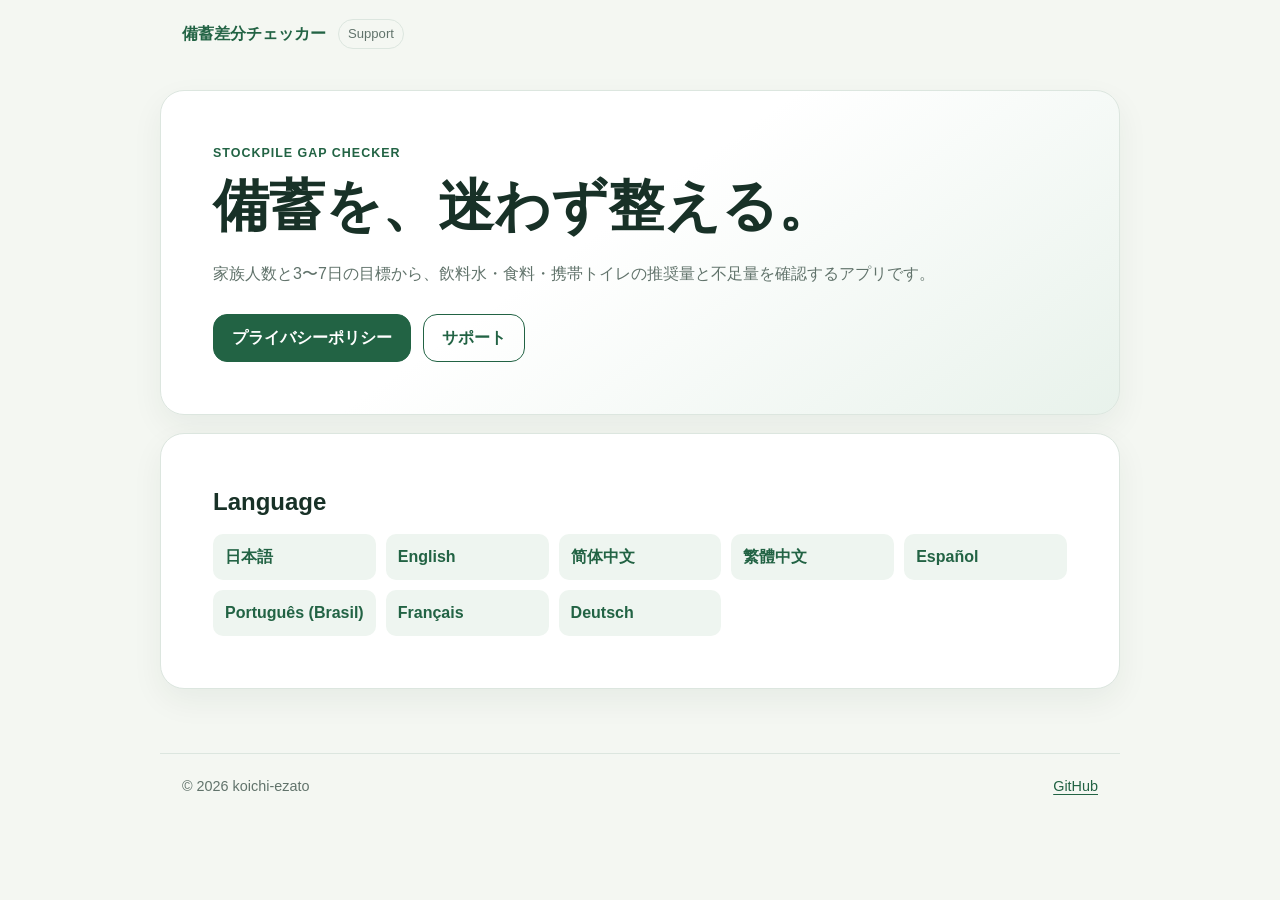
<file: index.html>
<!doctype html>
<html lang="ja">
<head>
  <meta charset="utf-8">
  <meta name="viewport" content="width=device-width, initial-scale=1">
  <meta name="description" content="備蓄差分チェッカーのプライバシーポリシーとサポート">
  <title>備蓄差分チェッカー | Support</title>
  <link rel="stylesheet" href="./styles.css">
</head>
<body>
  <header class="site-header"><a class="brand" href="./">備蓄差分チェッカー</a><span class="tag">Support</span></header>
  <main class="hero">
    <section class="hero-card">
      <p class="eyebrow">Stockpile Gap Checker</p>
      <h1>備蓄を、迷わず整える。</h1>
      <p>家族人数と3〜7日の目標から、飲料水・食料・携帯トイレの推奨量と不足量を確認するアプリです。</p>
      <div class="actions">
        <a class="button primary" href="./privacy/">プライバシーポリシー</a>
        <a class="button" href="./support/">サポート</a>
      </div>
    </section>
    <section class="card">
      <h2>Language</h2>
      <div class="language-grid">
        <a href="./privacy/#ja">日本語</a><a href="./privacy/#en">English</a>
        <a href="./privacy/#zh-hans">简体中文</a><a href="./privacy/#zh-hant">繁體中文</a>
        <a href="./privacy/#es">Español</a><a href="./privacy/#pt-br">Português (Brasil)</a>
        <a href="./privacy/#fr">Français</a><a href="./privacy/#de">Deutsch</a>
      </div>
    </section>
  </main>
  <footer><span>© 2026 koichi-ezato</span><a href="https://github.com/koichi-ezato/stockpile-diff-checker-support">GitHub</a></footer>
</body>
</html>
</file>
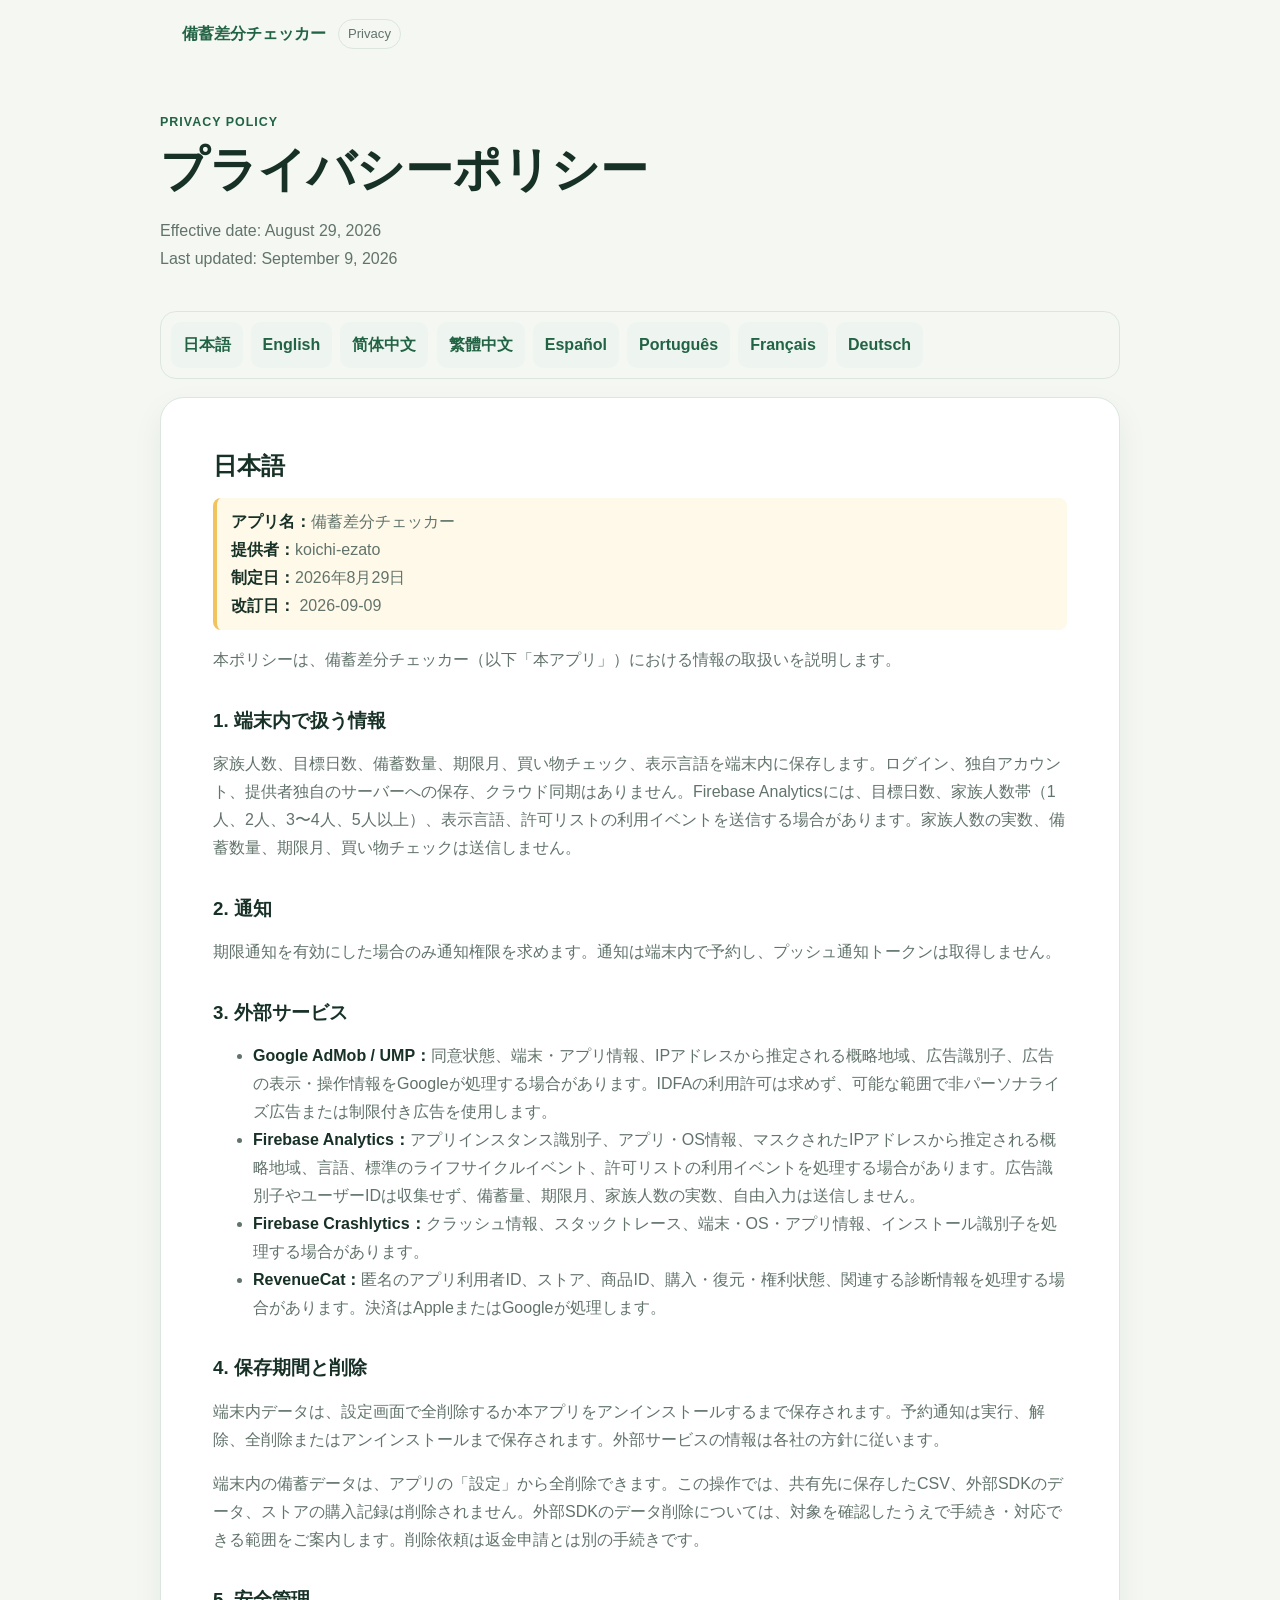
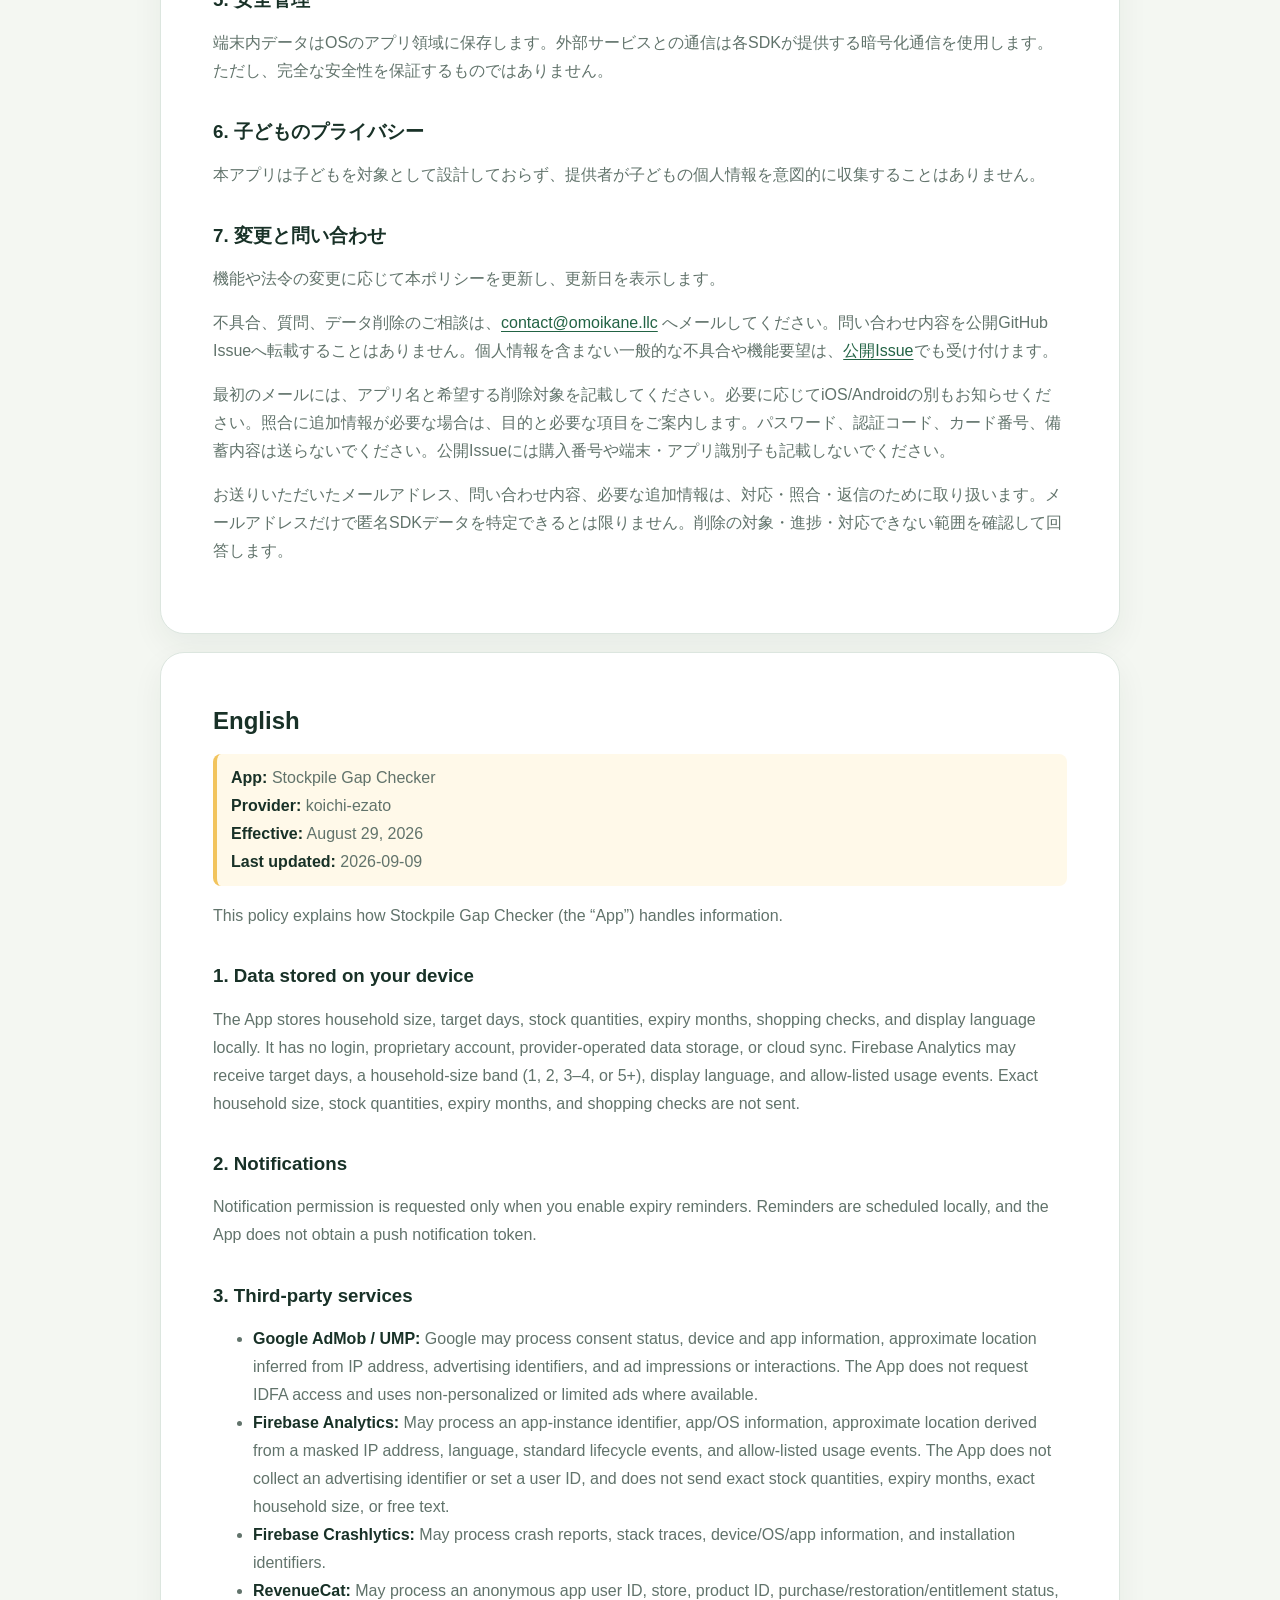
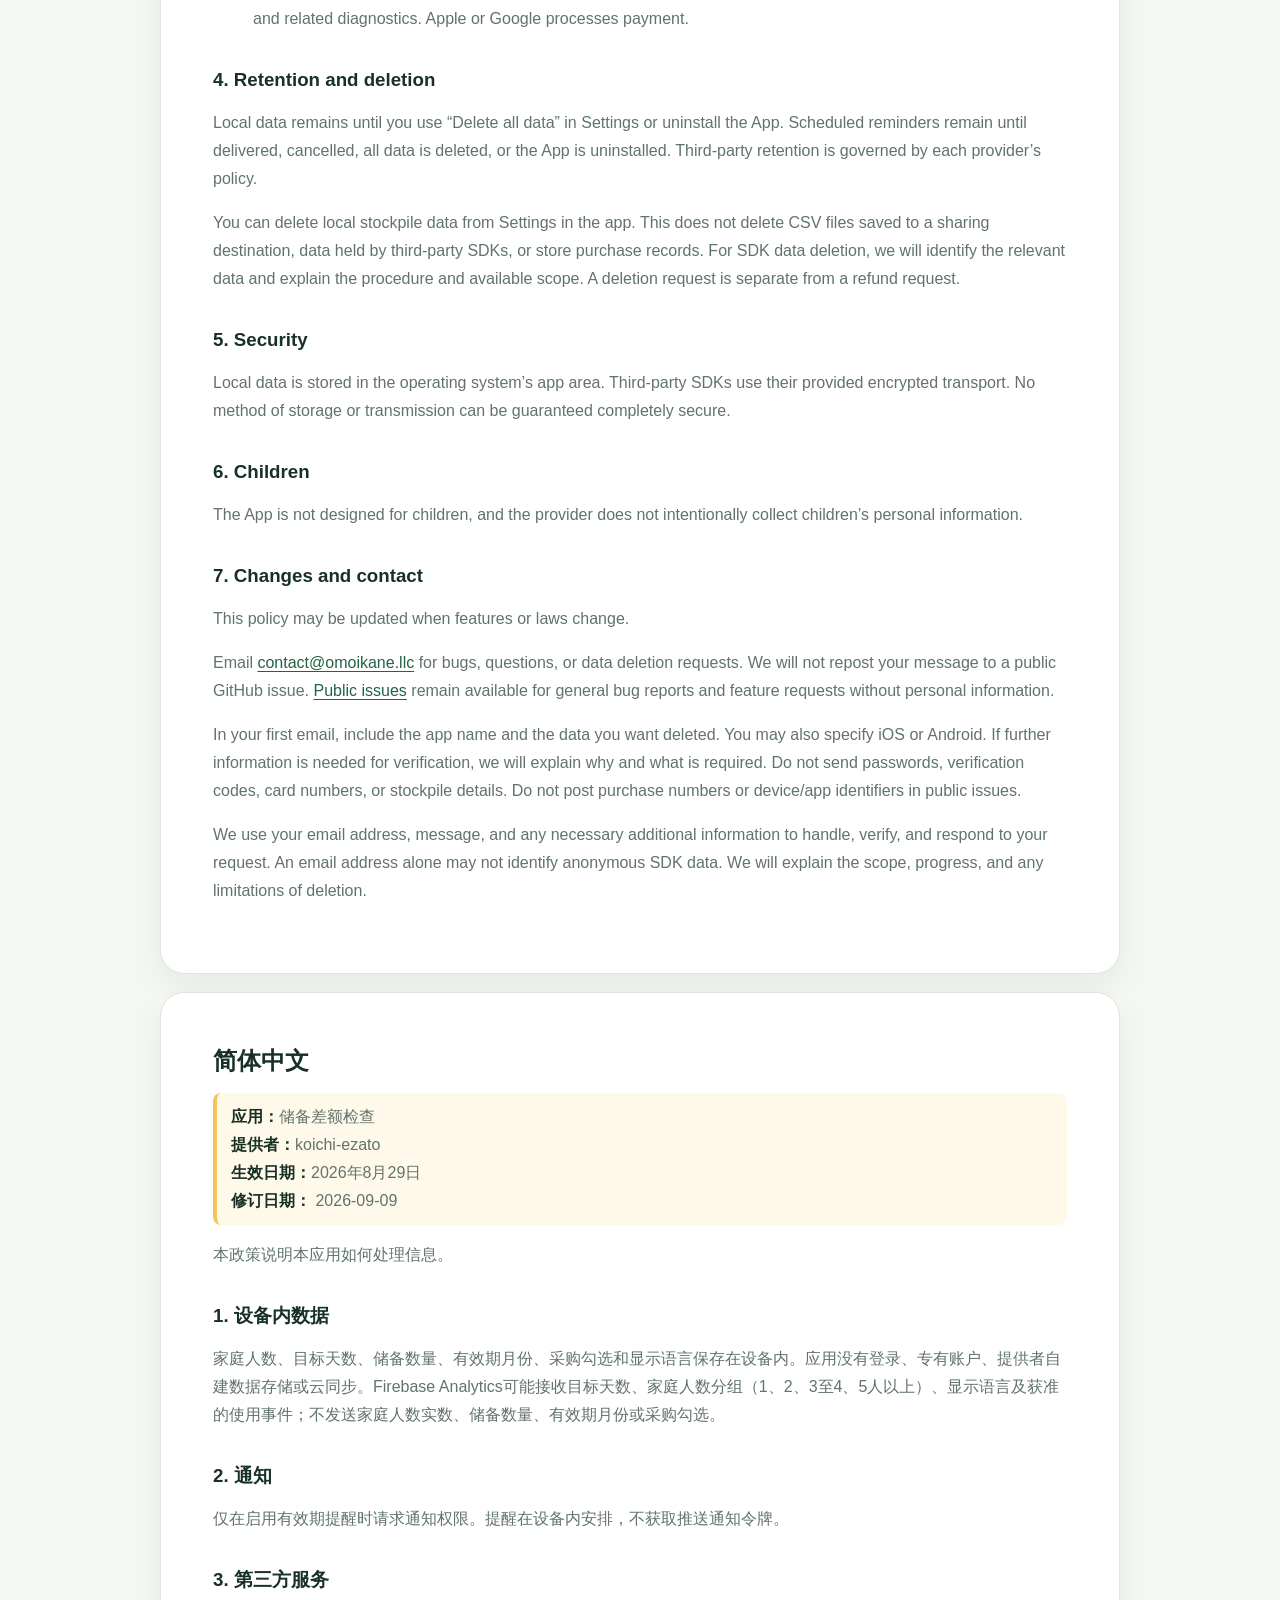
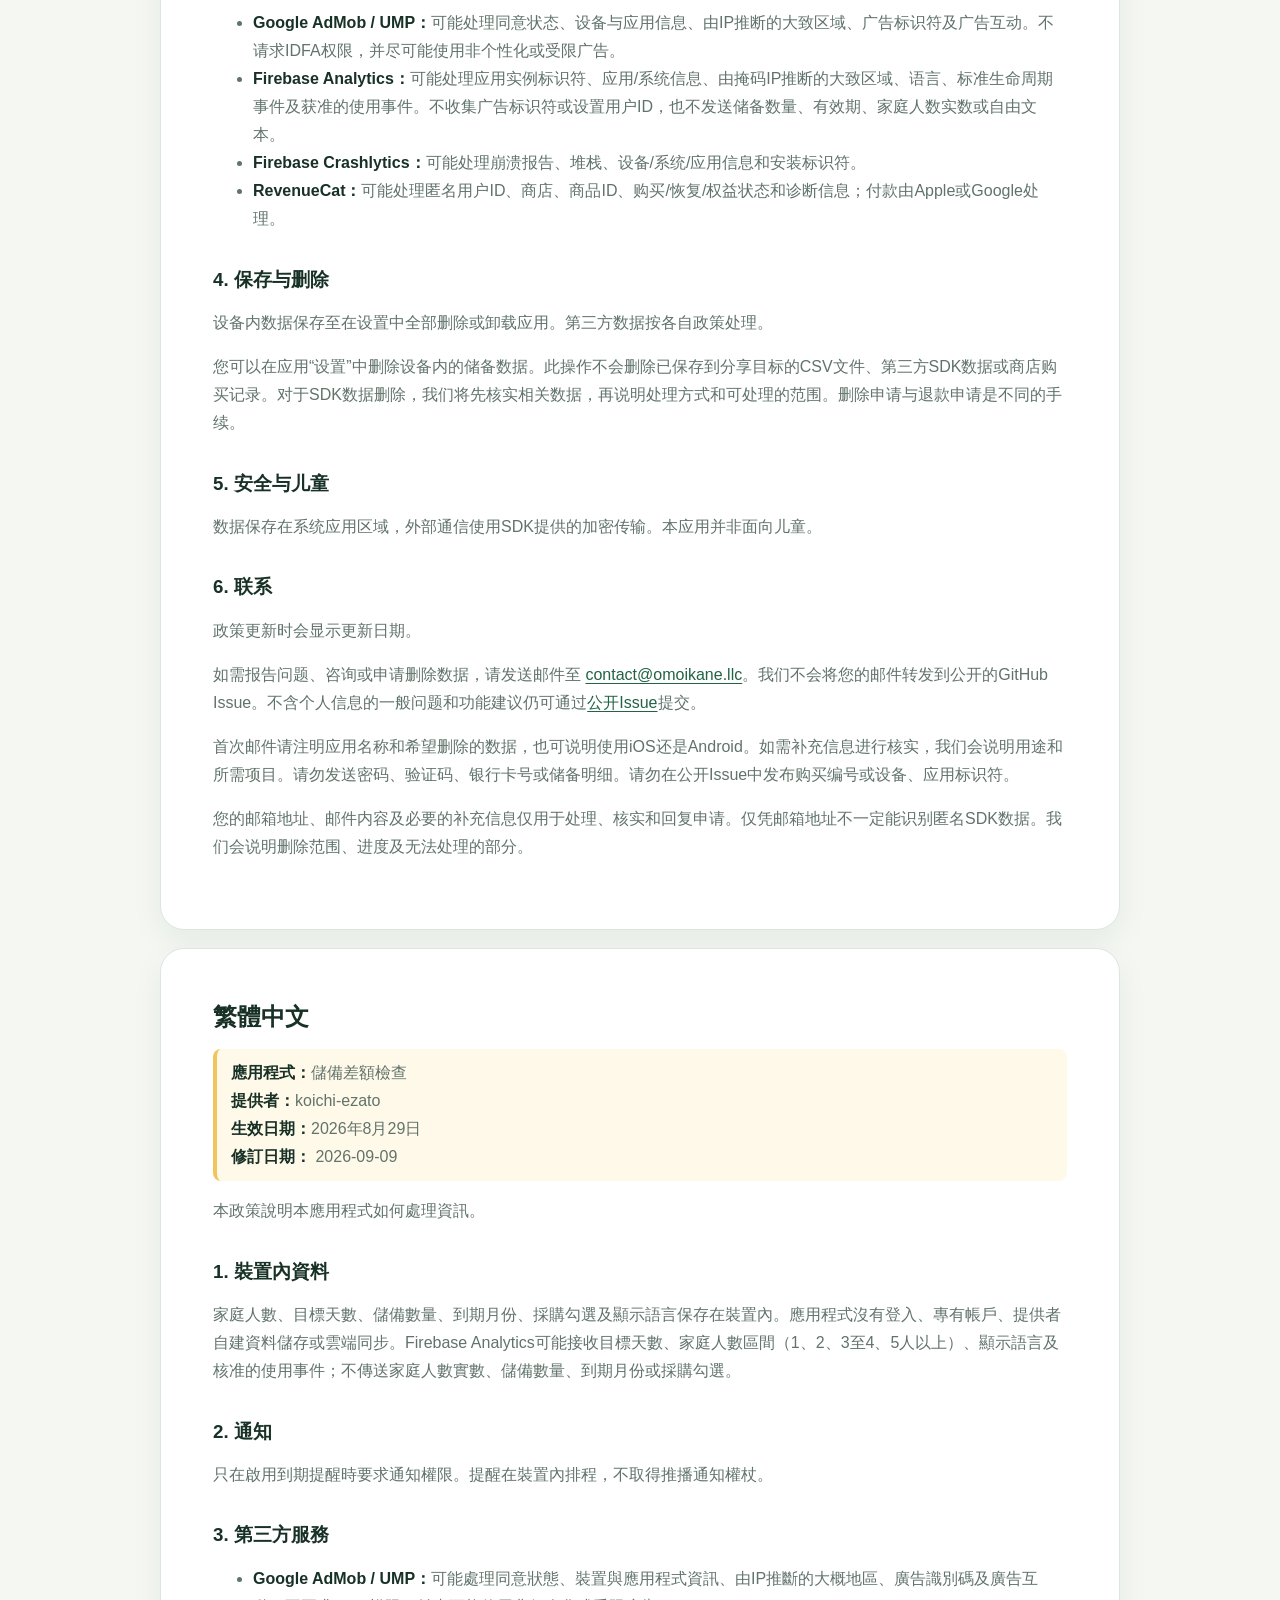
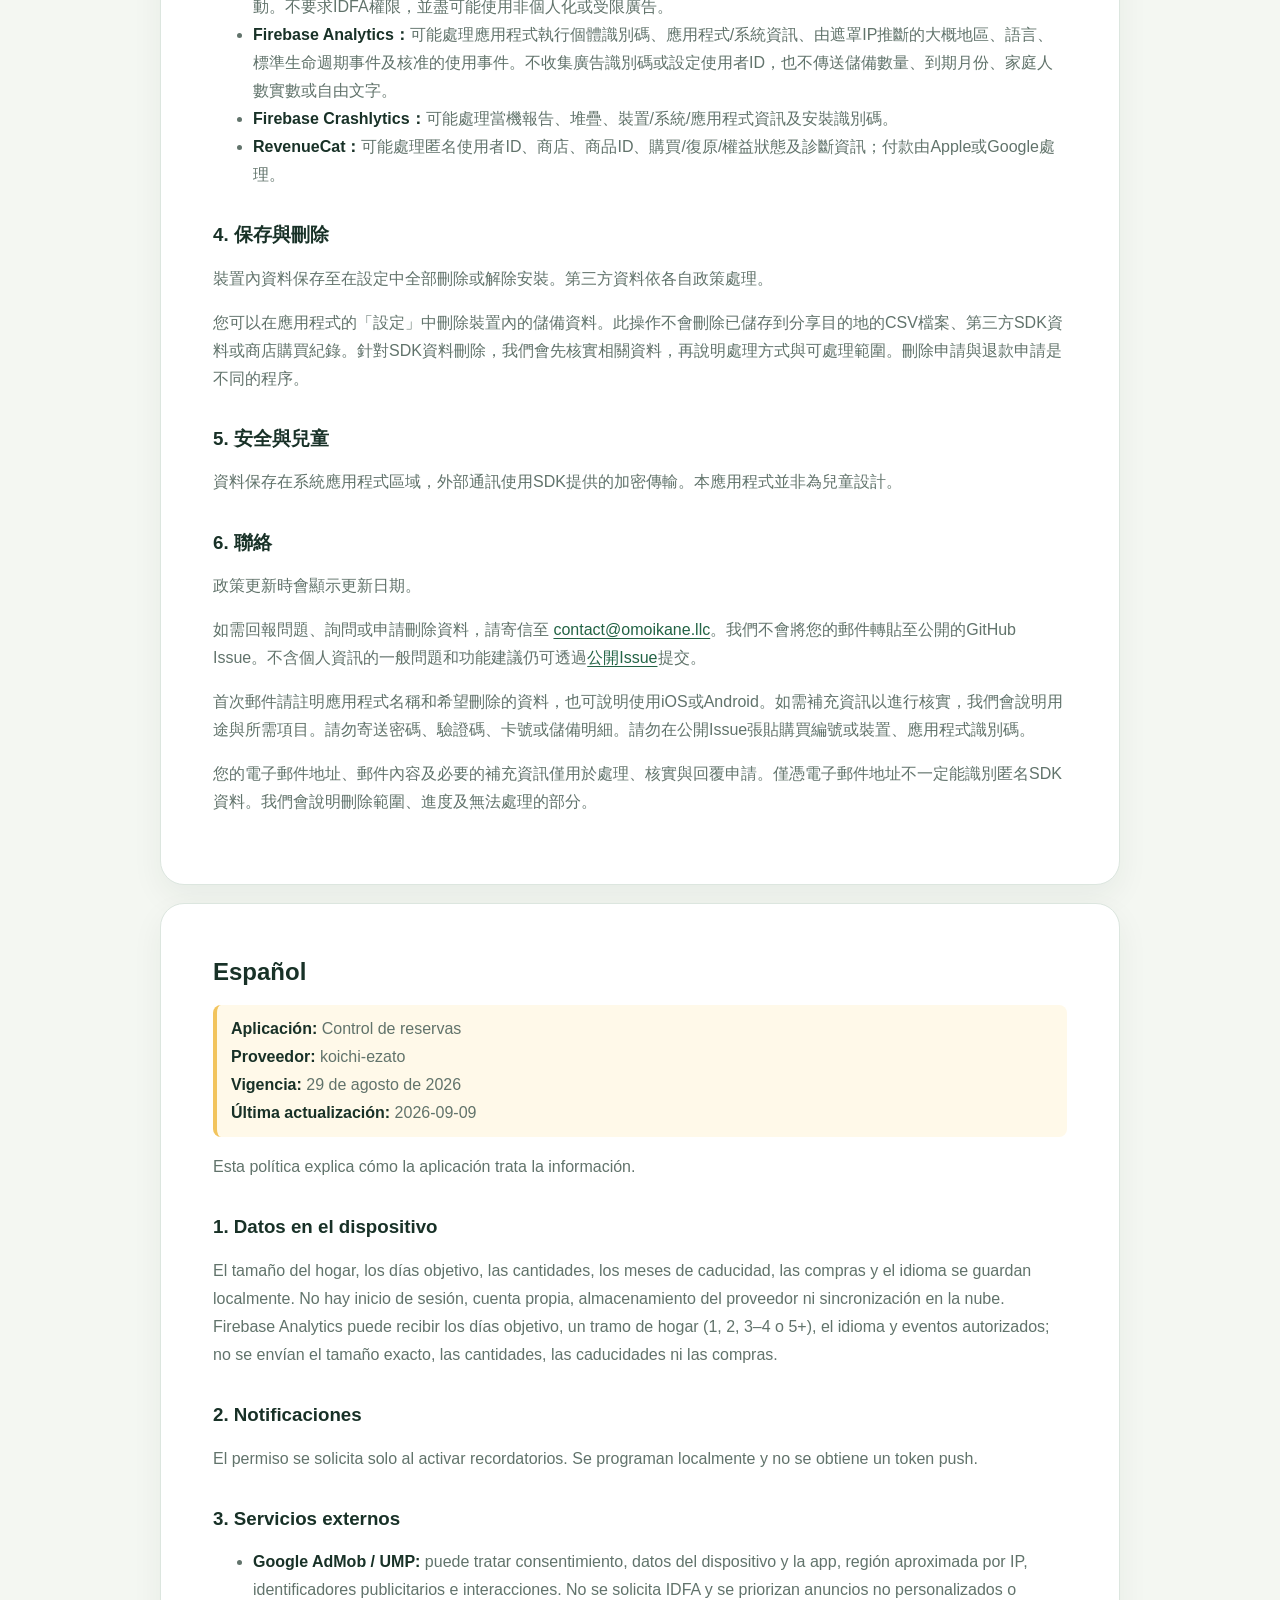
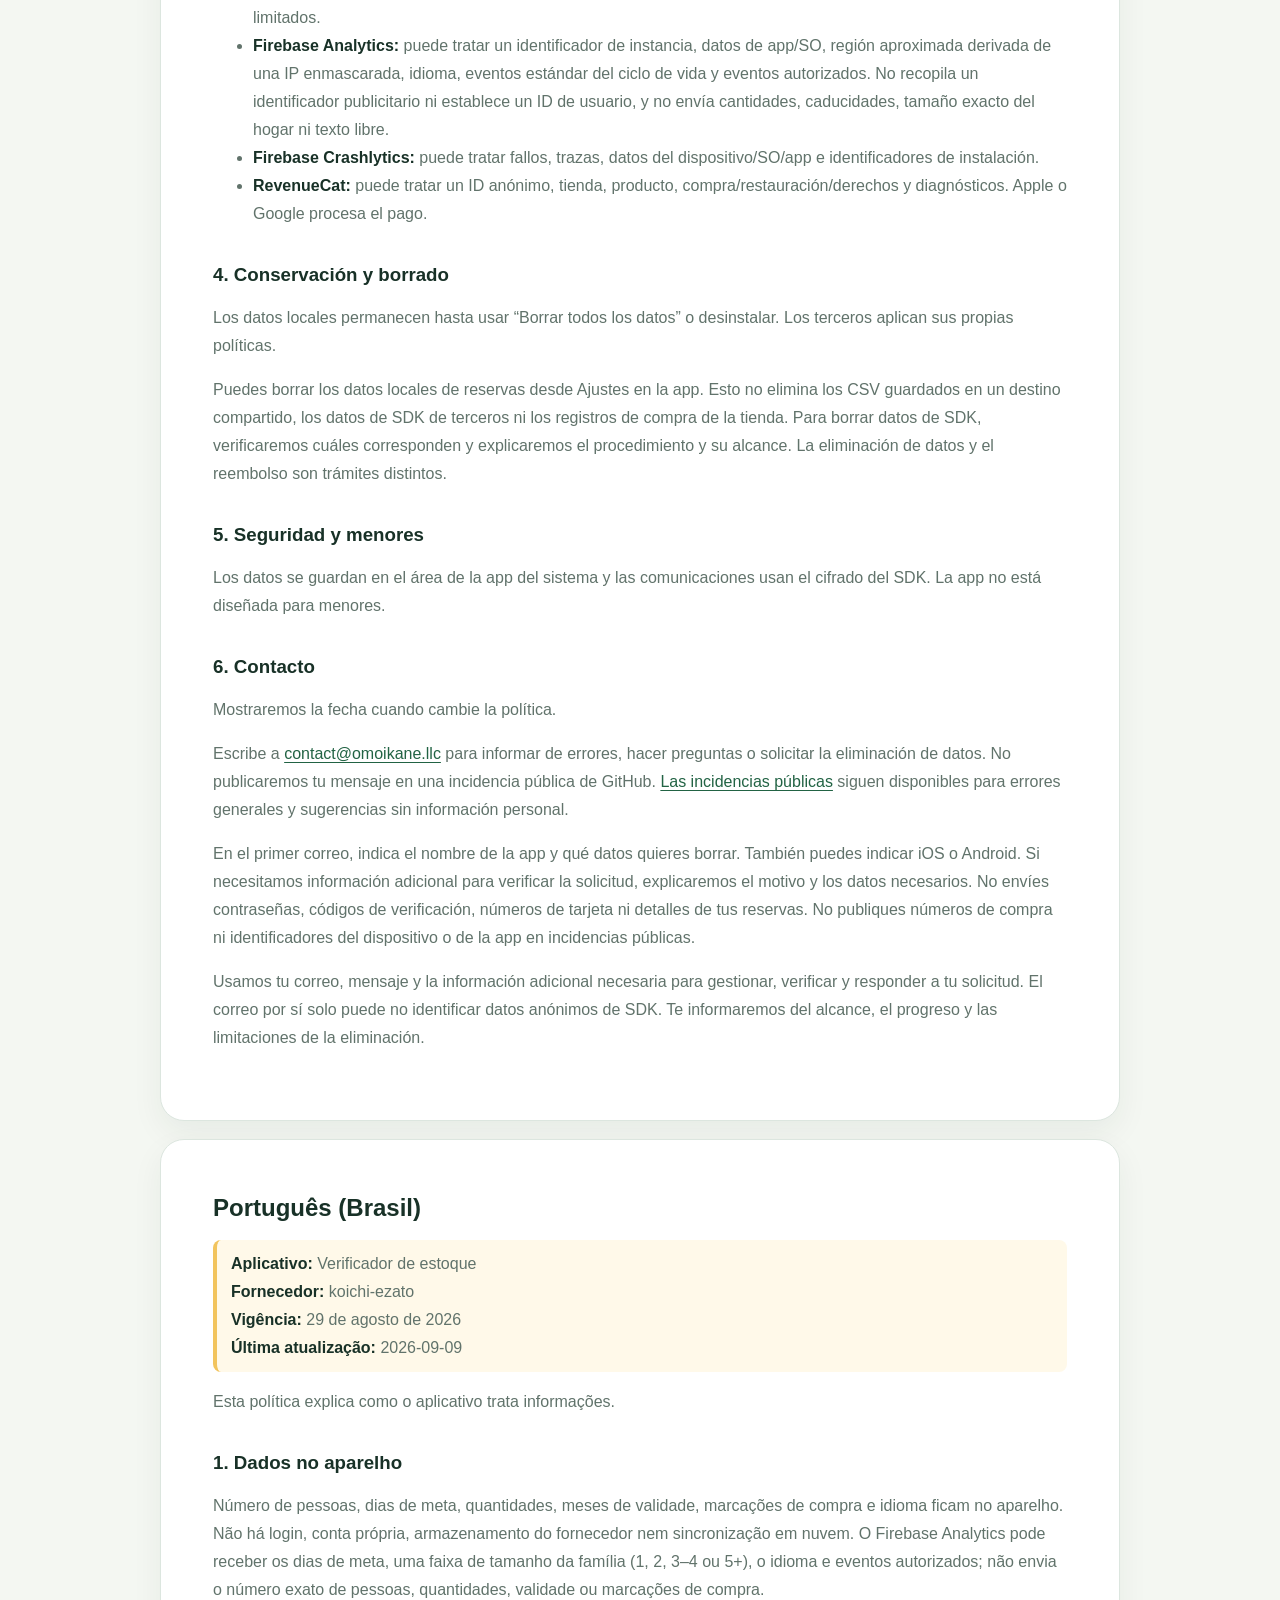
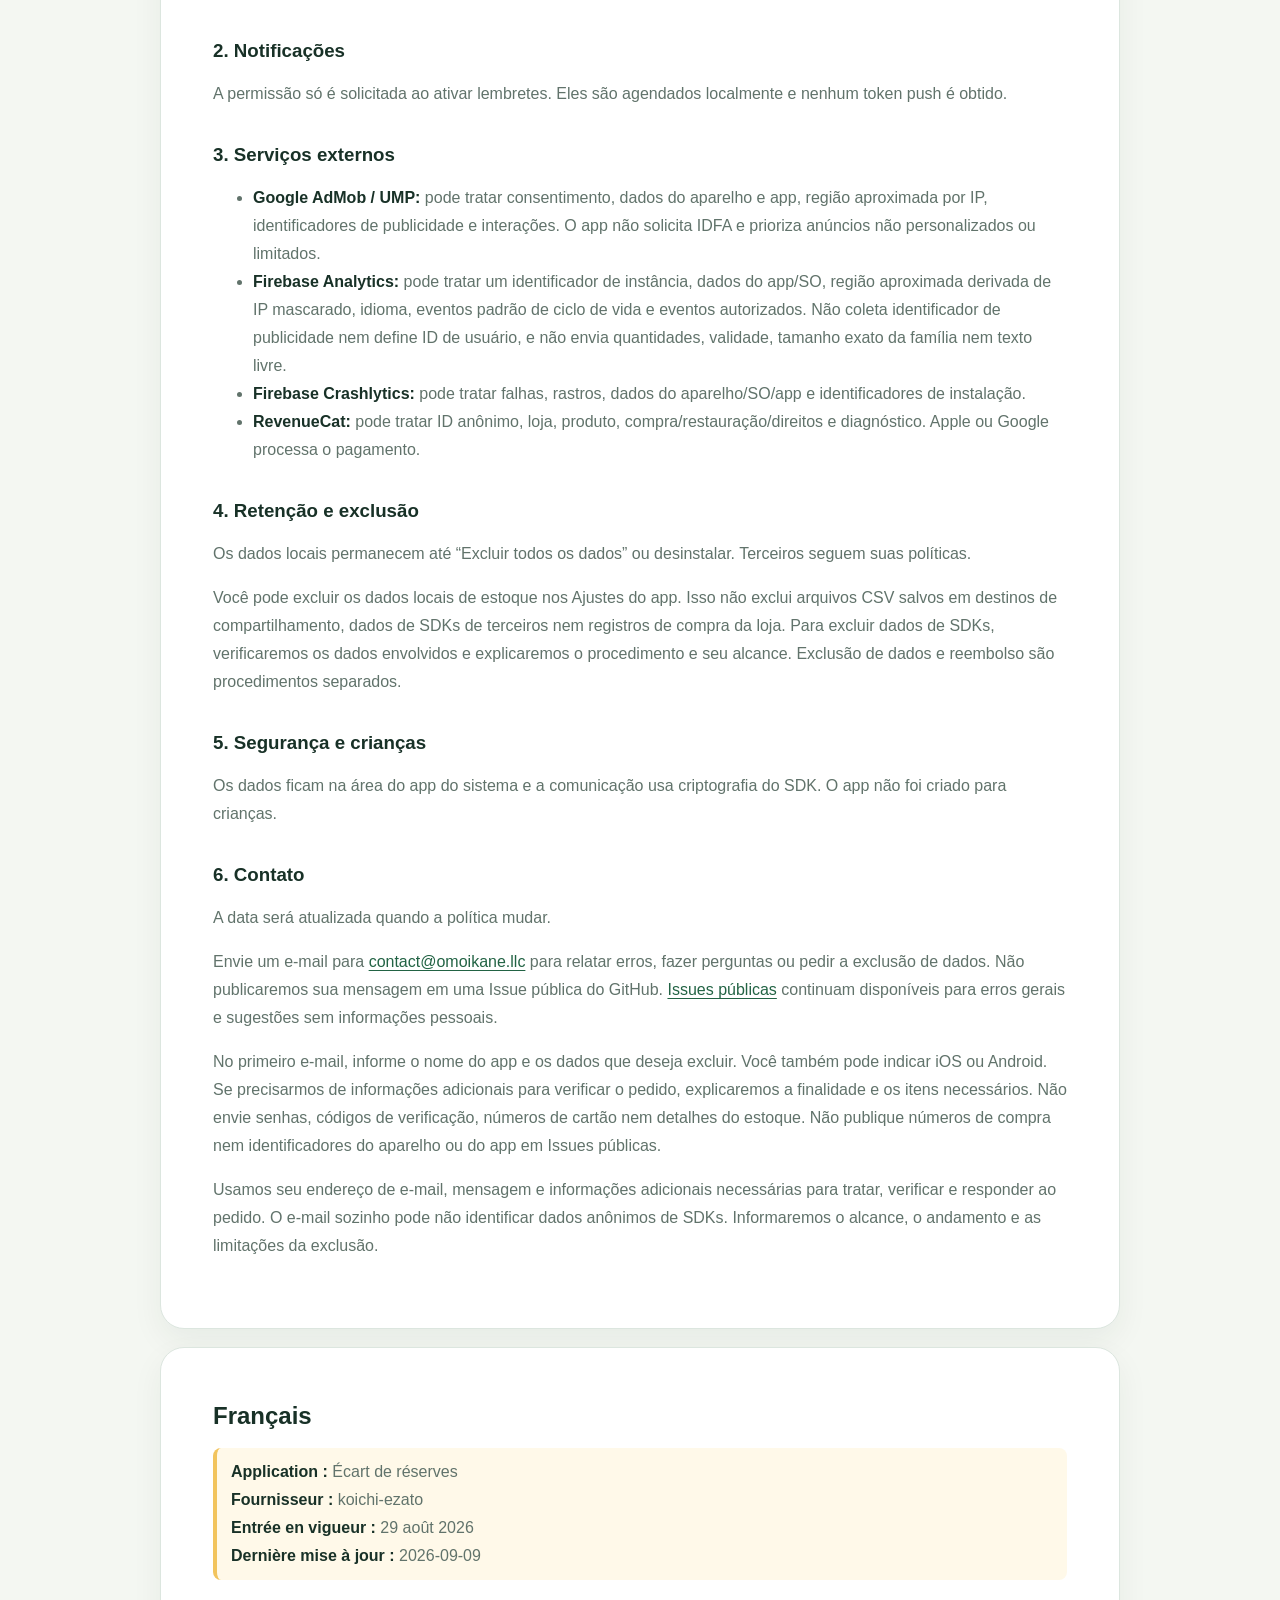
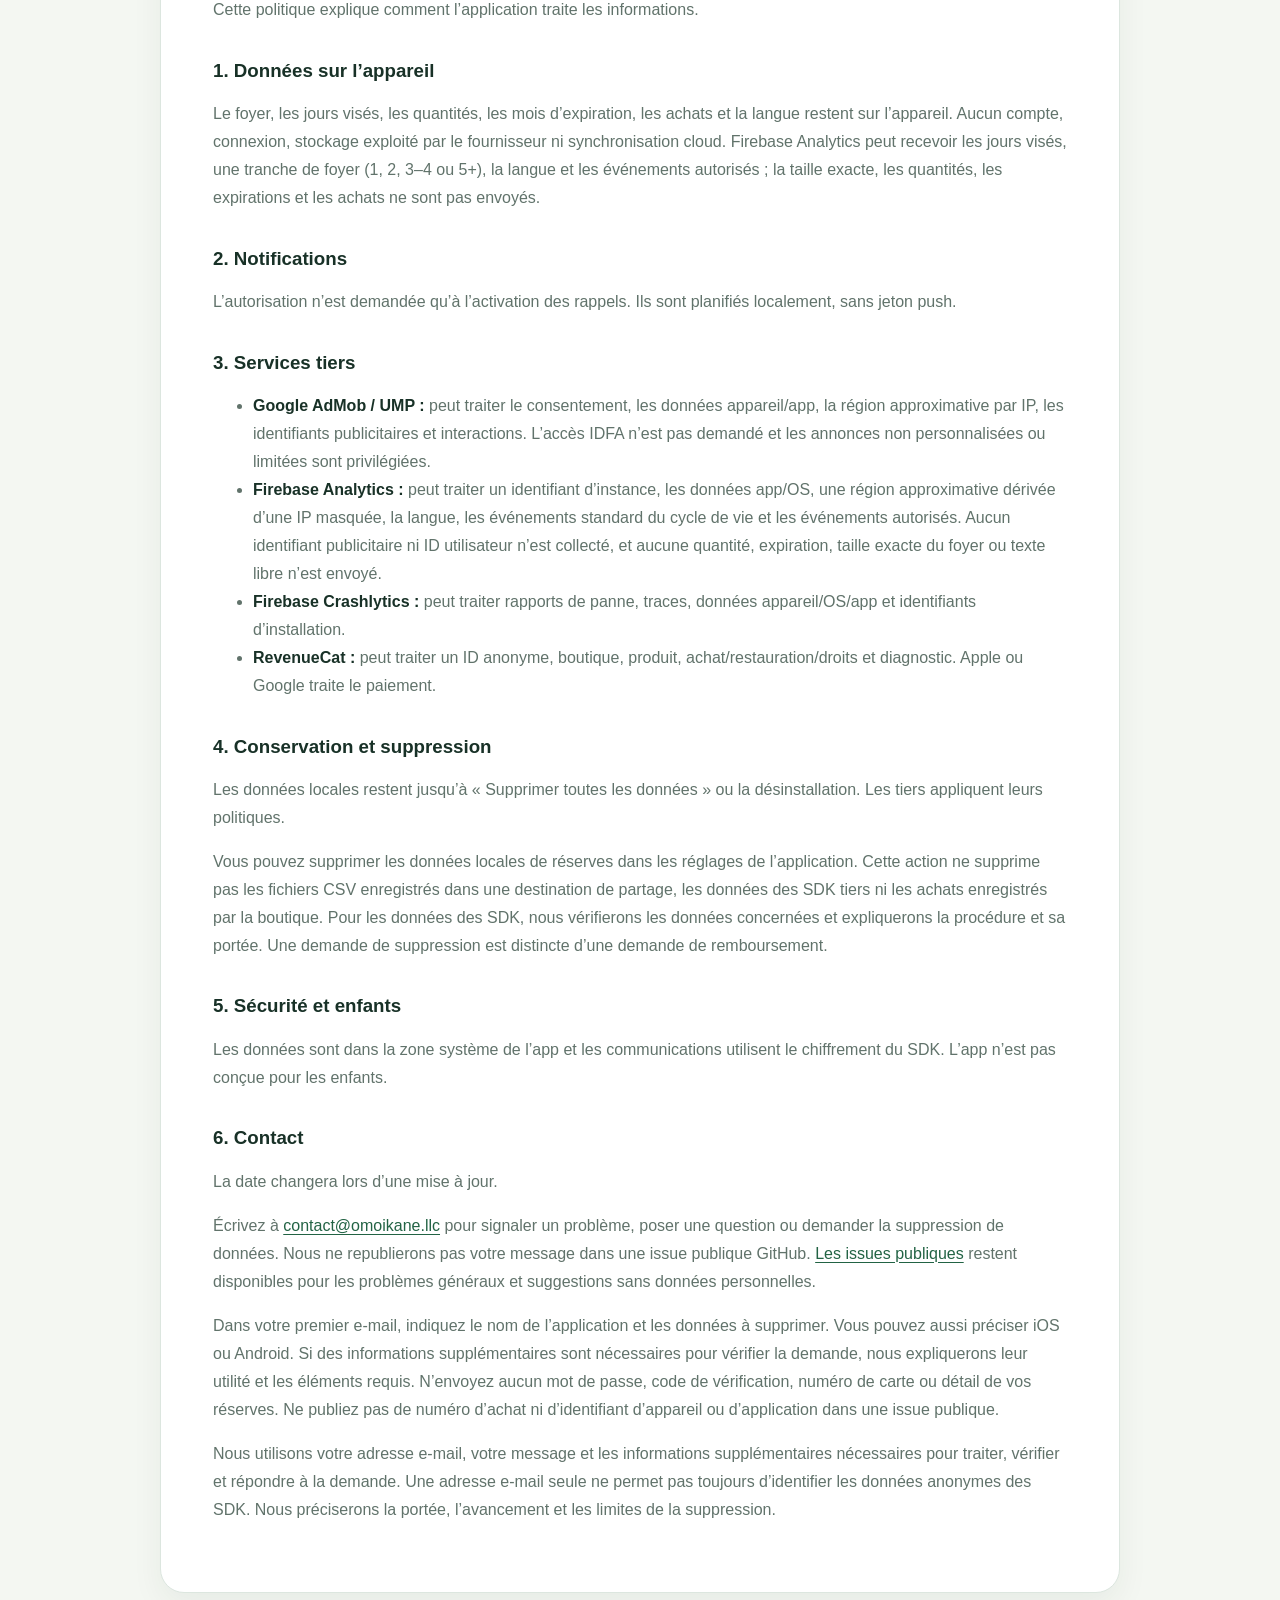
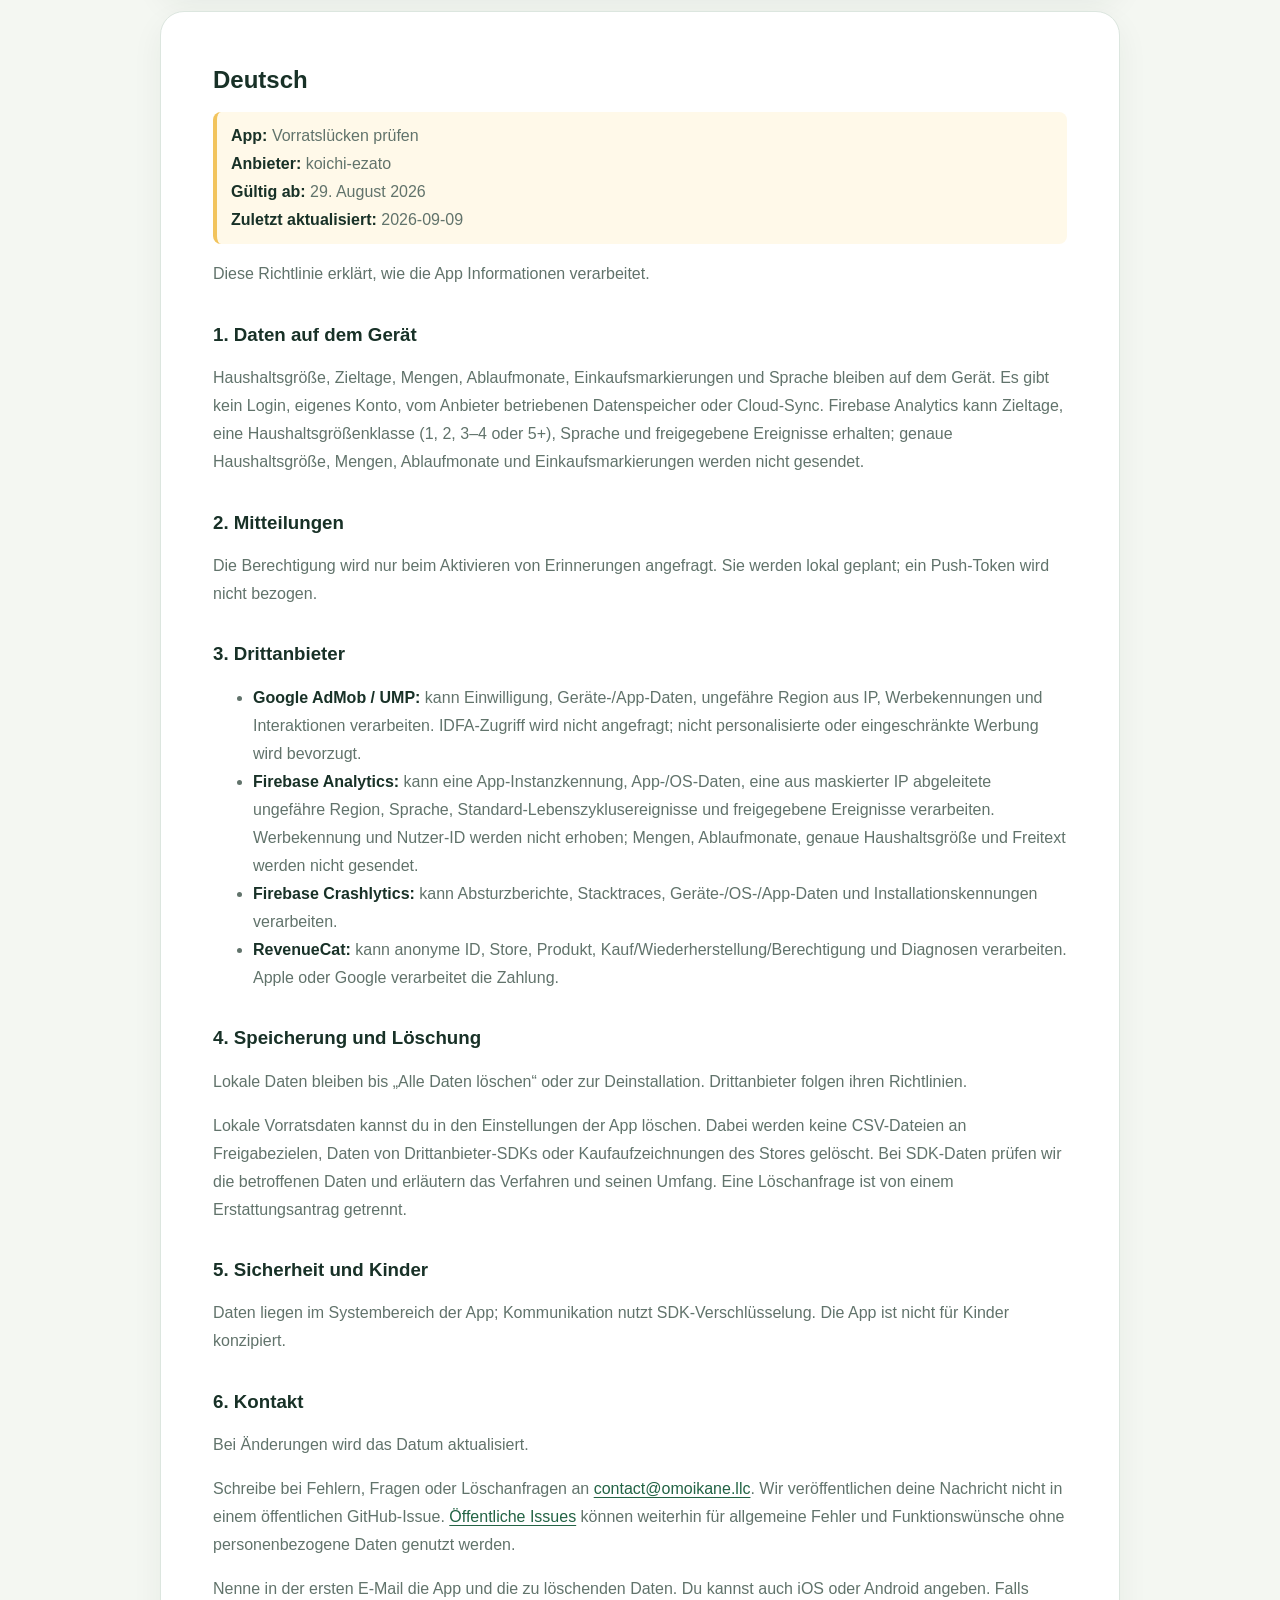
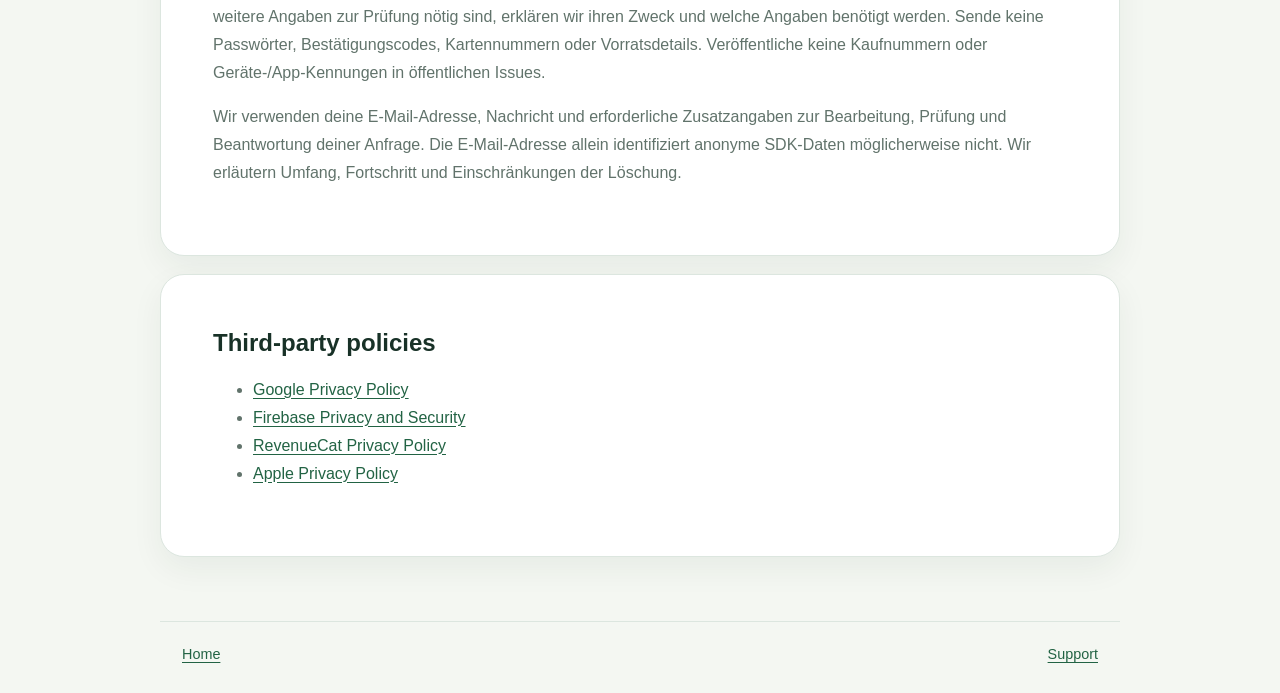
<file: privacy/index.html>
<!doctype html>
<html lang="ja">
<head>
  <meta charset="utf-8">
  <meta name="viewport" content="width=device-width, initial-scale=1">
  <meta name="description" content="備蓄差分チェッカーのプライバシーポリシー">
  <title>Privacy Policy | 備蓄差分チェッカー</title>
  <link rel="stylesheet" href="../styles.css">
</head>
<body>
  <header class="site-header"><a class="brand" href="../">備蓄差分チェッカー</a><span class="tag">Privacy</span></header>
  <main class="content">
    <header class="page-head"><p class="eyebrow">Privacy Policy</p><h1>プライバシーポリシー</h1><p>Effective date: August 29, 2026<br>Last updated: September 9, 2026</p></header>
    <nav class="language-nav" aria-label="Language"><a href="#ja">日本語</a><a href="#en">English</a><a href="#zh-hans">简体中文</a><a href="#zh-hant">繁體中文</a><a href="#es">Español</a><a href="#pt-br">Português</a><a href="#fr">Français</a><a href="#de">Deutsch</a></nav>

    <article class="policy" id="ja" lang="ja">
      <h2>日本語</h2><p class="meta"><strong>アプリ名：</strong>備蓄差分チェッカー<br><strong>提供者：</strong>koichi-ezato<br><strong>制定日：</strong>2026年8月29日<br><strong>改訂日：</strong> 2026-09-09</p>
      <p>本ポリシーは、備蓄差分チェッカー（以下「本アプリ」）における情報の取扱いを説明します。</p>
      <h3>1. 端末内で扱う情報</h3><p>家族人数、目標日数、備蓄数量、期限月、買い物チェック、表示言語を端末内に保存します。ログイン、独自アカウント、提供者独自のサーバーへの保存、クラウド同期はありません。Firebase Analyticsには、目標日数、家族人数帯（1人、2人、3〜4人、5人以上）、表示言語、許可リストの利用イベントを送信する場合があります。家族人数の実数、備蓄数量、期限月、買い物チェックは送信しません。</p>
      <h3>2. 通知</h3><p>期限通知を有効にした場合のみ通知権限を求めます。通知は端末内で予約し、プッシュ通知トークンは取得しません。</p>
      <h3>3. 外部サービス</h3><ul><li><strong>Google AdMob / UMP：</strong>同意状態、端末・アプリ情報、IPアドレスから推定される概略地域、広告識別子、広告の表示・操作情報をGoogleが処理する場合があります。IDFAの利用許可は求めず、可能な範囲で非パーソナライズ広告または制限付き広告を使用します。</li><li><strong>Firebase Analytics：</strong>アプリインスタンス識別子、アプリ・OS情報、マスクされたIPアドレスから推定される概略地域、言語、標準のライフサイクルイベント、許可リストの利用イベントを処理する場合があります。広告識別子やユーザーIDは収集せず、備蓄量、期限月、家族人数の実数、自由入力は送信しません。</li><li><strong>Firebase Crashlytics：</strong>クラッシュ情報、スタックトレース、端末・OS・アプリ情報、インストール識別子を処理する場合があります。</li><li><strong>RevenueCat：</strong>匿名のアプリ利用者ID、ストア、商品ID、購入・復元・権利状態、関連する診断情報を処理する場合があります。決済はAppleまたはGoogleが処理します。</li></ul>
      <h3>4. 保存期間と削除</h3><p>端末内データは、設定画面で全削除するか本アプリをアンインストールするまで保存されます。予約通知は実行、解除、全削除またはアンインストールまで保存されます。外部サービスの情報は各社の方針に従います。</p>
      <p>端末内の備蓄データは、アプリの「設定」から全削除できます。この操作では、共有先に保存したCSV、外部SDKのデータ、ストアの購入記録は削除されません。外部SDKのデータ削除については、対象を確認したうえで手続き・対応できる範囲をご案内します。削除依頼は返金申請とは別の手続きです。</p>

      <h3>5. 安全管理</h3><p>端末内データはOSのアプリ領域に保存します。外部サービスとの通信は各SDKが提供する暗号化通信を使用します。ただし、完全な安全性を保証するものではありません。</p>
      <h3>6. 子どものプライバシー</h3><p>本アプリは子どもを対象として設計しておらず、提供者が子どもの個人情報を意図的に収集することはありません。</p>
      <h3>7. 変更と問い合わせ</h3><p>機能や法令の変更に応じて本ポリシーを更新し、更新日を表示します。</p>
      <p>不具合、質問、データ削除のご相談は、<a href="mailto:contact@omoikane.llc">contact@omoikane.llc</a> へメールしてください。問い合わせ内容を公開GitHub Issueへ転載することはありません。個人情報を含まない一般的な不具合や機能要望は、<a href="https://github.com/koichi-ezato/stockpile-diff-checker-support/issues/new/choose">公開Issue</a>でも受け付けます。</p>
      <p>最初のメールには、アプリ名と希望する削除対象を記載してください。必要に応じてiOS/Androidの別もお知らせください。照合に追加情報が必要な場合は、目的と必要な項目をご案内します。パスワード、認証コード、カード番号、備蓄内容は送らないでください。公開Issueには購入番号や端末・アプリ識別子も記載しないでください。</p>
      <p>お送りいただいたメールアドレス、問い合わせ内容、必要な追加情報は、対応・照合・返信のために取り扱います。メールアドレスだけで匿名SDKデータを特定できるとは限りません。削除の対象・進捗・対応できない範囲を確認して回答します。</p>
    </article>

    <article class="policy" id="en" lang="en">
      <h2>English</h2><p class="meta"><strong>App:</strong> Stockpile Gap Checker<br><strong>Provider:</strong> koichi-ezato<br><strong>Effective:</strong> August 29, 2026<br><strong>Last updated:</strong> 2026-09-09</p>
      <p>This policy explains how Stockpile Gap Checker (the “App”) handles information.</p>
      <h3>1. Data stored on your device</h3><p>The App stores household size, target days, stock quantities, expiry months, shopping checks, and display language locally. It has no login, proprietary account, provider-operated data storage, or cloud sync. Firebase Analytics may receive target days, a household-size band (1, 2, 3–4, or 5+), display language, and allow-listed usage events. Exact household size, stock quantities, expiry months, and shopping checks are not sent.</p>
      <h3>2. Notifications</h3><p>Notification permission is requested only when you enable expiry reminders. Reminders are scheduled locally, and the App does not obtain a push notification token.</p>
      <h3>3. Third-party services</h3><ul><li><strong>Google AdMob / UMP:</strong> Google may process consent status, device and app information, approximate location inferred from IP address, advertising identifiers, and ad impressions or interactions. The App does not request IDFA access and uses non-personalized or limited ads where available.</li><li><strong>Firebase Analytics:</strong> May process an app-instance identifier, app/OS information, approximate location derived from a masked IP address, language, standard lifecycle events, and allow-listed usage events. The App does not collect an advertising identifier or set a user ID, and does not send exact stock quantities, expiry months, exact household size, or free text.</li><li><strong>Firebase Crashlytics:</strong> May process crash reports, stack traces, device/OS/app information, and installation identifiers.</li><li><strong>RevenueCat:</strong> May process an anonymous app user ID, store, product ID, purchase/restoration/entitlement status, and related diagnostics. Apple or Google processes payment.</li></ul>
      <h3>4. Retention and deletion</h3><p>Local data remains until you use “Delete all data” in Settings or uninstall the App. Scheduled reminders remain until delivered, cancelled, all data is deleted, or the App is uninstalled. Third-party retention is governed by each provider’s policy.</p>
      <p>You can delete local stockpile data from Settings in the app. This does not delete CSV files saved to a sharing destination, data held by third-party SDKs, or store purchase records. For SDK data deletion, we will identify the relevant data and explain the procedure and available scope. A deletion request is separate from a refund request.</p>

      <h3>5. Security</h3><p>Local data is stored in the operating system’s app area. Third-party SDKs use their provided encrypted transport. No method of storage or transmission can be guaranteed completely secure.</p>
      <h3>6. Children</h3><p>The App is not designed for children, and the provider does not intentionally collect children’s personal information.</p>
      <h3>7. Changes and contact</h3><p>This policy may be updated when features or laws change.</p>
      <p>Email <a href="mailto:contact@omoikane.llc">contact@omoikane.llc</a> for bugs, questions, or data deletion requests. We will not repost your message to a public GitHub issue. <a href="https://github.com/koichi-ezato/stockpile-diff-checker-support/issues/new/choose">Public issues</a> remain available for general bug reports and feature requests without personal information.</p>
      <p>In your first email, include the app name and the data you want deleted. You may also specify iOS or Android. If further information is needed for verification, we will explain why and what is required. Do not send passwords, verification codes, card numbers, or stockpile details. Do not post purchase numbers or device/app identifiers in public issues.</p>
      <p>We use your email address, message, and any necessary additional information to handle, verify, and respond to your request. An email address alone may not identify anonymous SDK data. We will explain the scope, progress, and any limitations of deletion.</p>
    </article>

    <article class="policy" id="zh-hans" lang="zh-Hans">
      <h2>简体中文</h2><p class="meta"><strong>应用：</strong>储备差额检查<br><strong>提供者：</strong>koichi-ezato<br><strong>生效日期：</strong>2026年8月29日<br><strong>修订日期：</strong> 2026-09-09</p>
      <p>本政策说明本应用如何处理信息。</p><h3>1. 设备内数据</h3><p>家庭人数、目标天数、储备数量、有效期月份、采购勾选和显示语言保存在设备内。应用没有登录、专有账户、提供者自建数据存储或云同步。Firebase Analytics可能接收目标天数、家庭人数分组（1、2、3至4、5人以上）、显示语言及获准的使用事件；不发送家庭人数实数、储备数量、有效期月份或采购勾选。</p><h3>2. 通知</h3><p>仅在启用有效期提醒时请求通知权限。提醒在设备内安排，不获取推送通知令牌。</p><h3>3. 第三方服务</h3><ul><li><strong>Google AdMob / UMP：</strong>可能处理同意状态、设备与应用信息、由IP推断的大致区域、广告标识符及广告互动。不请求IDFA权限，并尽可能使用非个性化或受限广告。</li><li><strong>Firebase Analytics：</strong>可能处理应用实例标识符、应用/系统信息、由掩码IP推断的大致区域、语言、标准生命周期事件及获准的使用事件。不收集广告标识符或设置用户ID，也不发送储备数量、有效期、家庭人数实数或自由文本。</li><li><strong>Firebase Crashlytics：</strong>可能处理崩溃报告、堆栈、设备/系统/应用信息和安装标识符。</li><li><strong>RevenueCat：</strong>可能处理匿名用户ID、商店、商品ID、购买/恢复/权益状态和诊断信息；付款由Apple或Google处理。</li></ul><h3>4. 保存与删除</h3><p>设备内数据保存至在设置中全部删除或卸载应用。第三方数据按各自政策处理。</p>
      <p>您可以在应用“设置”中删除设备内的储备数据。此操作不会删除已保存到分享目标的CSV文件、第三方SDK数据或商店购买记录。对于SDK数据删除，我们将先核实相关数据，再说明处理方式和可处理的范围。删除申请与退款申请是不同的手续。</p>
      <h3>5. 安全与儿童</h3><p>数据保存在系统应用区域，外部通信使用SDK提供的加密传输。本应用并非面向儿童。</p><h3>6. 联系</h3><p>政策更新时会显示更新日期。</p>
      <p>如需报告问题、咨询或申请删除数据，请发送邮件至 <a href="mailto:contact@omoikane.llc">contact@omoikane.llc</a>。我们不会将您的邮件转发到公开的GitHub Issue。不含个人信息的一般问题和功能建议仍可通过<a href="https://github.com/koichi-ezato/stockpile-diff-checker-support/issues/new/choose">公开Issue</a>提交。</p>
      <p>首次邮件请注明应用名称和希望删除的数据，也可说明使用iOS还是Android。如需补充信息进行核实，我们会说明用途和所需项目。请勿发送密码、验证码、银行卡号或储备明细。请勿在公开Issue中发布购买编号或设备、应用标识符。</p>
      <p>您的邮箱地址、邮件内容及必要的补充信息仅用于处理、核实和回复申请。仅凭邮箱地址不一定能识别匿名SDK数据。我们会说明删除范围、进度及无法处理的部分。</p>
    </article>

    <article class="policy" id="zh-hant" lang="zh-Hant">
      <h2>繁體中文</h2><p class="meta"><strong>應用程式：</strong>儲備差額檢查<br><strong>提供者：</strong>koichi-ezato<br><strong>生效日期：</strong>2026年8月29日<br><strong>修訂日期：</strong> 2026-09-09</p>
      <p>本政策說明本應用程式如何處理資訊。</p><h3>1. 裝置內資料</h3><p>家庭人數、目標天數、儲備數量、到期月份、採購勾選及顯示語言保存在裝置內。應用程式沒有登入、專有帳戶、提供者自建資料儲存或雲端同步。Firebase Analytics可能接收目標天數、家庭人數區間（1、2、3至4、5人以上）、顯示語言及核准的使用事件；不傳送家庭人數實數、儲備數量、到期月份或採購勾選。</p><h3>2. 通知</h3><p>只在啟用到期提醒時要求通知權限。提醒在裝置內排程，不取得推播通知權杖。</p><h3>3. 第三方服務</h3><ul><li><strong>Google AdMob / UMP：</strong>可能處理同意狀態、裝置與應用程式資訊、由IP推斷的大概地區、廣告識別碼及廣告互動。不要求IDFA權限，並盡可能使用非個人化或受限廣告。</li><li><strong>Firebase Analytics：</strong>可能處理應用程式執行個體識別碼、應用程式/系統資訊、由遮罩IP推斷的大概地區、語言、標準生命週期事件及核准的使用事件。不收集廣告識別碼或設定使用者ID，也不傳送儲備數量、到期月份、家庭人數實數或自由文字。</li><li><strong>Firebase Crashlytics：</strong>可能處理當機報告、堆疊、裝置/系統/應用程式資訊及安裝識別碼。</li><li><strong>RevenueCat：</strong>可能處理匿名使用者ID、商店、商品ID、購買/復原/權益狀態及診斷資訊；付款由Apple或Google處理。</li></ul><h3>4. 保存與刪除</h3><p>裝置內資料保存至在設定中全部刪除或解除安裝。第三方資料依各自政策處理。</p>
      <p>您可以在應用程式的「設定」中刪除裝置內的儲備資料。此操作不會刪除已儲存到分享目的地的CSV檔案、第三方SDK資料或商店購買紀錄。針對SDK資料刪除，我們會先核實相關資料，再說明處理方式與可處理範圍。刪除申請與退款申請是不同的程序。</p>
      <h3>5. 安全與兒童</h3><p>資料保存在系統應用程式區域，外部通訊使用SDK提供的加密傳輸。本應用程式並非為兒童設計。</p><h3>6. 聯絡</h3><p>政策更新時會顯示更新日期。</p>
      <p>如需回報問題、詢問或申請刪除資料，請寄信至 <a href="mailto:contact@omoikane.llc">contact@omoikane.llc</a>。我們不會將您的郵件轉貼至公開的GitHub Issue。不含個人資訊的一般問題和功能建議仍可透過<a href="https://github.com/koichi-ezato/stockpile-diff-checker-support/issues/new/choose">公開Issue</a>提交。</p>
      <p>首次郵件請註明應用程式名稱和希望刪除的資料，也可說明使用iOS或Android。如需補充資訊以進行核實，我們會說明用途與所需項目。請勿寄送密碼、驗證碼、卡號或儲備明細。請勿在公開Issue張貼購買編號或裝置、應用程式識別碼。</p>
      <p>您的電子郵件地址、郵件內容及必要的補充資訊僅用於處理、核實與回覆申請。僅憑電子郵件地址不一定能識別匿名SDK資料。我們會說明刪除範圍、進度及無法處理的部分。</p>
    </article>

    <article class="policy" id="es" lang="es">
      <h2>Español</h2><p class="meta"><strong>Aplicación:</strong> Control de reservas<br><strong>Proveedor:</strong> koichi-ezato<br><strong>Vigencia:</strong> 29 de agosto de 2026<br><strong>Última actualización:</strong> 2026-09-09</p>
      <p>Esta política explica cómo la aplicación trata la información.</p><h3>1. Datos en el dispositivo</h3><p>El tamaño del hogar, los días objetivo, las cantidades, los meses de caducidad, las compras y el idioma se guardan localmente. No hay inicio de sesión, cuenta propia, almacenamiento del proveedor ni sincronización en la nube. Firebase Analytics puede recibir los días objetivo, un tramo de hogar (1, 2, 3–4 o 5+), el idioma y eventos autorizados; no se envían el tamaño exacto, las cantidades, las caducidades ni las compras.</p><h3>2. Notificaciones</h3><p>El permiso se solicita solo al activar recordatorios. Se programan localmente y no se obtiene un token push.</p><h3>3. Servicios externos</h3><ul><li><strong>Google AdMob / UMP:</strong> puede tratar consentimiento, datos del dispositivo y la app, región aproximada por IP, identificadores publicitarios e interacciones. No se solicita IDFA y se priorizan anuncios no personalizados o limitados.</li><li><strong>Firebase Analytics:</strong> puede tratar un identificador de instancia, datos de app/SO, región aproximada derivada de una IP enmascarada, idioma, eventos estándar del ciclo de vida y eventos autorizados. No recopila un identificador publicitario ni establece un ID de usuario, y no envía cantidades, caducidades, tamaño exacto del hogar ni texto libre.</li><li><strong>Firebase Crashlytics:</strong> puede tratar fallos, trazas, datos del dispositivo/SO/app e identificadores de instalación.</li><li><strong>RevenueCat:</strong> puede tratar un ID anónimo, tienda, producto, compra/restauración/derechos y diagnósticos. Apple o Google procesa el pago.</li></ul><h3>4. Conservación y borrado</h3><p>Los datos locales permanecen hasta usar “Borrar todos los datos” o desinstalar. Los terceros aplican sus propias políticas.</p>
      <p>Puedes borrar los datos locales de reservas desde Ajustes en la app. Esto no elimina los CSV guardados en un destino compartido, los datos de SDK de terceros ni los registros de compra de la tienda. Para borrar datos de SDK, verificaremos cuáles corresponden y explicaremos el procedimiento y su alcance. La eliminación de datos y el reembolso son trámites distintos.</p>
      <h3>5. Seguridad y menores</h3><p>Los datos se guardan en el área de la app del sistema y las comunicaciones usan el cifrado del SDK. La app no está diseñada para menores.</p><h3>6. Contacto</h3><p>Mostraremos la fecha cuando cambie la política.</p>
      <p>Escribe a <a href="mailto:contact@omoikane.llc">contact@omoikane.llc</a> para informar de errores, hacer preguntas o solicitar la eliminación de datos. No publicaremos tu mensaje en una incidencia pública de GitHub. <a href="https://github.com/koichi-ezato/stockpile-diff-checker-support/issues/new/choose">Las incidencias públicas</a> siguen disponibles para errores generales y sugerencias sin información personal.</p>
      <p>En el primer correo, indica el nombre de la app y qué datos quieres borrar. También puedes indicar iOS o Android. Si necesitamos información adicional para verificar la solicitud, explicaremos el motivo y los datos necesarios. No envíes contraseñas, códigos de verificación, números de tarjeta ni detalles de tus reservas. No publiques números de compra ni identificadores del dispositivo o de la app en incidencias públicas.</p>
      <p>Usamos tu correo, mensaje y la información adicional necesaria para gestionar, verificar y responder a tu solicitud. El correo por sí solo puede no identificar datos anónimos de SDK. Te informaremos del alcance, el progreso y las limitaciones de la eliminación.</p>
    </article>

    <article class="policy" id="pt-br" lang="pt-BR">
      <h2>Português (Brasil)</h2><p class="meta"><strong>Aplicativo:</strong> Verificador de estoque<br><strong>Fornecedor:</strong> koichi-ezato<br><strong>Vigência:</strong> 29 de agosto de 2026<br><strong>Última atualização:</strong> 2026-09-09</p>
      <p>Esta política explica como o aplicativo trata informações.</p><h3>1. Dados no aparelho</h3><p>Número de pessoas, dias de meta, quantidades, meses de validade, marcações de compra e idioma ficam no aparelho. Não há login, conta própria, armazenamento do fornecedor nem sincronização em nuvem. O Firebase Analytics pode receber os dias de meta, uma faixa de tamanho da família (1, 2, 3–4 ou 5+), o idioma e eventos autorizados; não envia o número exato de pessoas, quantidades, validade ou marcações de compra.</p><h3>2. Notificações</h3><p>A permissão só é solicitada ao ativar lembretes. Eles são agendados localmente e nenhum token push é obtido.</p><h3>3. Serviços externos</h3><ul><li><strong>Google AdMob / UMP:</strong> pode tratar consentimento, dados do aparelho e app, região aproximada por IP, identificadores de publicidade e interações. O app não solicita IDFA e prioriza anúncios não personalizados ou limitados.</li><li><strong>Firebase Analytics:</strong> pode tratar um identificador de instância, dados do app/SO, região aproximada derivada de IP mascarado, idioma, eventos padrão de ciclo de vida e eventos autorizados. Não coleta identificador de publicidade nem define ID de usuário, e não envia quantidades, validade, tamanho exato da família nem texto livre.</li><li><strong>Firebase Crashlytics:</strong> pode tratar falhas, rastros, dados do aparelho/SO/app e identificadores de instalação.</li><li><strong>RevenueCat:</strong> pode tratar ID anônimo, loja, produto, compra/restauração/direitos e diagnóstico. Apple ou Google processa o pagamento.</li></ul><h3>4. Retenção e exclusão</h3><p>Os dados locais permanecem até “Excluir todos os dados” ou desinstalar. Terceiros seguem suas políticas.</p>
      <p>Você pode excluir os dados locais de estoque nos Ajustes do app. Isso não exclui arquivos CSV salvos em destinos de compartilhamento, dados de SDKs de terceiros nem registros de compra da loja. Para excluir dados de SDKs, verificaremos os dados envolvidos e explicaremos o procedimento e seu alcance. Exclusão de dados e reembolso são procedimentos separados.</p>
      <h3>5. Segurança e crianças</h3><p>Os dados ficam na área do app do sistema e a comunicação usa criptografia do SDK. O app não foi criado para crianças.</p><h3>6. Contato</h3><p>A data será atualizada quando a política mudar.</p>
      <p>Envie um e-mail para <a href="mailto:contact@omoikane.llc">contact@omoikane.llc</a> para relatar erros, fazer perguntas ou pedir a exclusão de dados. Não publicaremos sua mensagem em uma Issue pública do GitHub. <a href="https://github.com/koichi-ezato/stockpile-diff-checker-support/issues/new/choose">Issues públicas</a> continuam disponíveis para erros gerais e sugestões sem informações pessoais.</p>
      <p>No primeiro e-mail, informe o nome do app e os dados que deseja excluir. Você também pode indicar iOS ou Android. Se precisarmos de informações adicionais para verificar o pedido, explicaremos a finalidade e os itens necessários. Não envie senhas, códigos de verificação, números de cartão nem detalhes do estoque. Não publique números de compra nem identificadores do aparelho ou do app em Issues públicas.</p>
      <p>Usamos seu endereço de e-mail, mensagem e informações adicionais necessárias para tratar, verificar e responder ao pedido. O e-mail sozinho pode não identificar dados anônimos de SDKs. Informaremos o alcance, o andamento e as limitações da exclusão.</p>
    </article>

    <article class="policy" id="fr" lang="fr">
      <h2>Français</h2><p class="meta"><strong>Application :</strong> Écart de réserves<br><strong>Fournisseur :</strong> koichi-ezato<br><strong>Entrée en vigueur :</strong> 29 août 2026<br><strong>Dernière mise à jour :</strong> 2026-09-09</p>
      <p>Cette politique explique comment l’application traite les informations.</p><h3>1. Données sur l’appareil</h3><p>Le foyer, les jours visés, les quantités, les mois d’expiration, les achats et la langue restent sur l’appareil. Aucun compte, connexion, stockage exploité par le fournisseur ni synchronisation cloud. Firebase Analytics peut recevoir les jours visés, une tranche de foyer (1, 2, 3–4 ou 5+), la langue et les événements autorisés ; la taille exacte, les quantités, les expirations et les achats ne sont pas envoyés.</p><h3>2. Notifications</h3><p>L’autorisation n’est demandée qu’à l’activation des rappels. Ils sont planifiés localement, sans jeton push.</p><h3>3. Services tiers</h3><ul><li><strong>Google AdMob / UMP :</strong> peut traiter le consentement, les données appareil/app, la région approximative par IP, les identifiants publicitaires et interactions. L’accès IDFA n’est pas demandé et les annonces non personnalisées ou limitées sont privilégiées.</li><li><strong>Firebase Analytics :</strong> peut traiter un identifiant d’instance, les données app/OS, une région approximative dérivée d’une IP masquée, la langue, les événements standard du cycle de vie et les événements autorisés. Aucun identifiant publicitaire ni ID utilisateur n’est collecté, et aucune quantité, expiration, taille exacte du foyer ou texte libre n’est envoyé.</li><li><strong>Firebase Crashlytics :</strong> peut traiter rapports de panne, traces, données appareil/OS/app et identifiants d’installation.</li><li><strong>RevenueCat :</strong> peut traiter un ID anonyme, boutique, produit, achat/restauration/droits et diagnostic. Apple ou Google traite le paiement.</li></ul><h3>4. Conservation et suppression</h3><p>Les données locales restent jusqu’à « Supprimer toutes les données » ou la désinstallation. Les tiers appliquent leurs politiques.</p>
      <p>Vous pouvez supprimer les données locales de réserves dans les réglages de l’application. Cette action ne supprime pas les fichiers CSV enregistrés dans une destination de partage, les données des SDK tiers ni les achats enregistrés par la boutique. Pour les données des SDK, nous vérifierons les données concernées et expliquerons la procédure et sa portée. Une demande de suppression est distincte d’une demande de remboursement.</p>
      <h3>5. Sécurité et enfants</h3><p>Les données sont dans la zone système de l’app et les communications utilisent le chiffrement du SDK. L’app n’est pas conçue pour les enfants.</p><h3>6. Contact</h3><p>La date changera lors d’une mise à jour.</p>
      <p>Écrivez à <a href="mailto:contact@omoikane.llc">contact@omoikane.llc</a> pour signaler un problème, poser une question ou demander la suppression de données. Nous ne republierons pas votre message dans une issue publique GitHub. <a href="https://github.com/koichi-ezato/stockpile-diff-checker-support/issues/new/choose">Les issues publiques</a> restent disponibles pour les problèmes généraux et suggestions sans données personnelles.</p>
      <p>Dans votre premier e-mail, indiquez le nom de l’application et les données à supprimer. Vous pouvez aussi préciser iOS ou Android. Si des informations supplémentaires sont nécessaires pour vérifier la demande, nous expliquerons leur utilité et les éléments requis. N’envoyez aucun mot de passe, code de vérification, numéro de carte ou détail de vos réserves. Ne publiez pas de numéro d’achat ni d’identifiant d’appareil ou d’application dans une issue publique.</p>
      <p>Nous utilisons votre adresse e-mail, votre message et les informations supplémentaires nécessaires pour traiter, vérifier et répondre à la demande. Une adresse e-mail seule ne permet pas toujours d’identifier les données anonymes des SDK. Nous préciserons la portée, l’avancement et les limites de la suppression.</p>
    </article>

    <article class="policy" id="de" lang="de">
      <h2>Deutsch</h2><p class="meta"><strong>App:</strong> Vorratslücken prüfen<br><strong>Anbieter:</strong> koichi-ezato<br><strong>Gültig ab:</strong> 29. August 2026<br><strong>Zuletzt aktualisiert:</strong> 2026-09-09</p>
      <p>Diese Richtlinie erklärt, wie die App Informationen verarbeitet.</p><h3>1. Daten auf dem Gerät</h3><p>Haushaltsgröße, Zieltage, Mengen, Ablaufmonate, Einkaufsmarkierungen und Sprache bleiben auf dem Gerät. Es gibt kein Login, eigenes Konto, vom Anbieter betriebenen Datenspeicher oder Cloud-Sync. Firebase Analytics kann Zieltage, eine Haushaltsgrößenklasse (1, 2, 3–4 oder 5+), Sprache und freigegebene Ereignisse erhalten; genaue Haushaltsgröße, Mengen, Ablaufmonate und Einkaufsmarkierungen werden nicht gesendet.</p><h3>2. Mitteilungen</h3><p>Die Berechtigung wird nur beim Aktivieren von Erinnerungen angefragt. Sie werden lokal geplant; ein Push-Token wird nicht bezogen.</p><h3>3. Drittanbieter</h3><ul><li><strong>Google AdMob / UMP:</strong> kann Einwilligung, Geräte-/App-Daten, ungefähre Region aus IP, Werbekennungen und Interaktionen verarbeiten. IDFA-Zugriff wird nicht angefragt; nicht personalisierte oder eingeschränkte Werbung wird bevorzugt.</li><li><strong>Firebase Analytics:</strong> kann eine App-Instanzkennung, App-/OS-Daten, eine aus maskierter IP abgeleitete ungefähre Region, Sprache, Standard-Lebenszyklusereignisse und freigegebene Ereignisse verarbeiten. Werbekennung und Nutzer-ID werden nicht erhoben; Mengen, Ablaufmonate, genaue Haushaltsgröße und Freitext werden nicht gesendet.</li><li><strong>Firebase Crashlytics:</strong> kann Absturzberichte, Stacktraces, Geräte-/OS-/App-Daten und Installationskennungen verarbeiten.</li><li><strong>RevenueCat:</strong> kann anonyme ID, Store, Produkt, Kauf/Wiederherstellung/Berechtigung und Diagnosen verarbeiten. Apple oder Google verarbeitet die Zahlung.</li></ul><h3>4. Speicherung und Löschung</h3><p>Lokale Daten bleiben bis „Alle Daten löschen“ oder zur Deinstallation. Drittanbieter folgen ihren Richtlinien.</p>
      <p>Lokale Vorratsdaten kannst du in den Einstellungen der App löschen. Dabei werden keine CSV-Dateien an Freigabezielen, Daten von Drittanbieter-SDKs oder Kaufaufzeichnungen des Stores gelöscht. Bei SDK-Daten prüfen wir die betroffenen Daten und erläutern das Verfahren und seinen Umfang. Eine Löschanfrage ist von einem Erstattungsantrag getrennt.</p>
      <h3>5. Sicherheit und Kinder</h3><p>Daten liegen im Systembereich der App; Kommunikation nutzt SDK-Verschlüsselung. Die App ist nicht für Kinder konzipiert.</p><h3>6. Kontakt</h3><p>Bei Änderungen wird das Datum aktualisiert.</p>
      <p>Schreibe bei Fehlern, Fragen oder Löschanfragen an <a href="mailto:contact@omoikane.llc">contact@omoikane.llc</a>. Wir veröffentlichen deine Nachricht nicht in einem öffentlichen GitHub-Issue. <a href="https://github.com/koichi-ezato/stockpile-diff-checker-support/issues/new/choose">Öffentliche Issues</a> können weiterhin für allgemeine Fehler und Funktionswünsche ohne personenbezogene Daten genutzt werden.</p>
      <p>Nenne in der ersten E-Mail die App und die zu löschenden Daten. Du kannst auch iOS oder Android angeben. Falls weitere Angaben zur Prüfung nötig sind, erklären wir ihren Zweck und welche Angaben benötigt werden. Sende keine Passwörter, Bestätigungscodes, Kartennummern oder Vorratsdetails. Veröffentliche keine Kaufnummern oder Geräte-/App-Kennungen in öffentlichen Issues.</p>
      <p>Wir verwenden deine E-Mail-Adresse, Nachricht und erforderliche Zusatzangaben zur Bearbeitung, Prüfung und Beantwortung deiner Anfrage. Die E-Mail-Adresse allein identifiziert anonyme SDK-Daten möglicherweise nicht. Wir erläutern Umfang, Fortschritt und Einschränkungen der Löschung.</p>
    </article>

    <section class="card"><h2>Third-party policies</h2><ul><li><a href="https://policies.google.com/privacy">Google Privacy Policy</a></li><li><a href="https://firebase.google.com/support/privacy">Firebase Privacy and Security</a></li><li><a href="https://www.revenuecat.com/privacy">RevenueCat Privacy Policy</a></li><li><a href="https://www.apple.com/legal/privacy/">Apple Privacy Policy</a></li></ul></section>
  </main>
  <footer><a href="../">Home</a><a href="../support/">Support</a></footer>
</body>
</html>
</file>
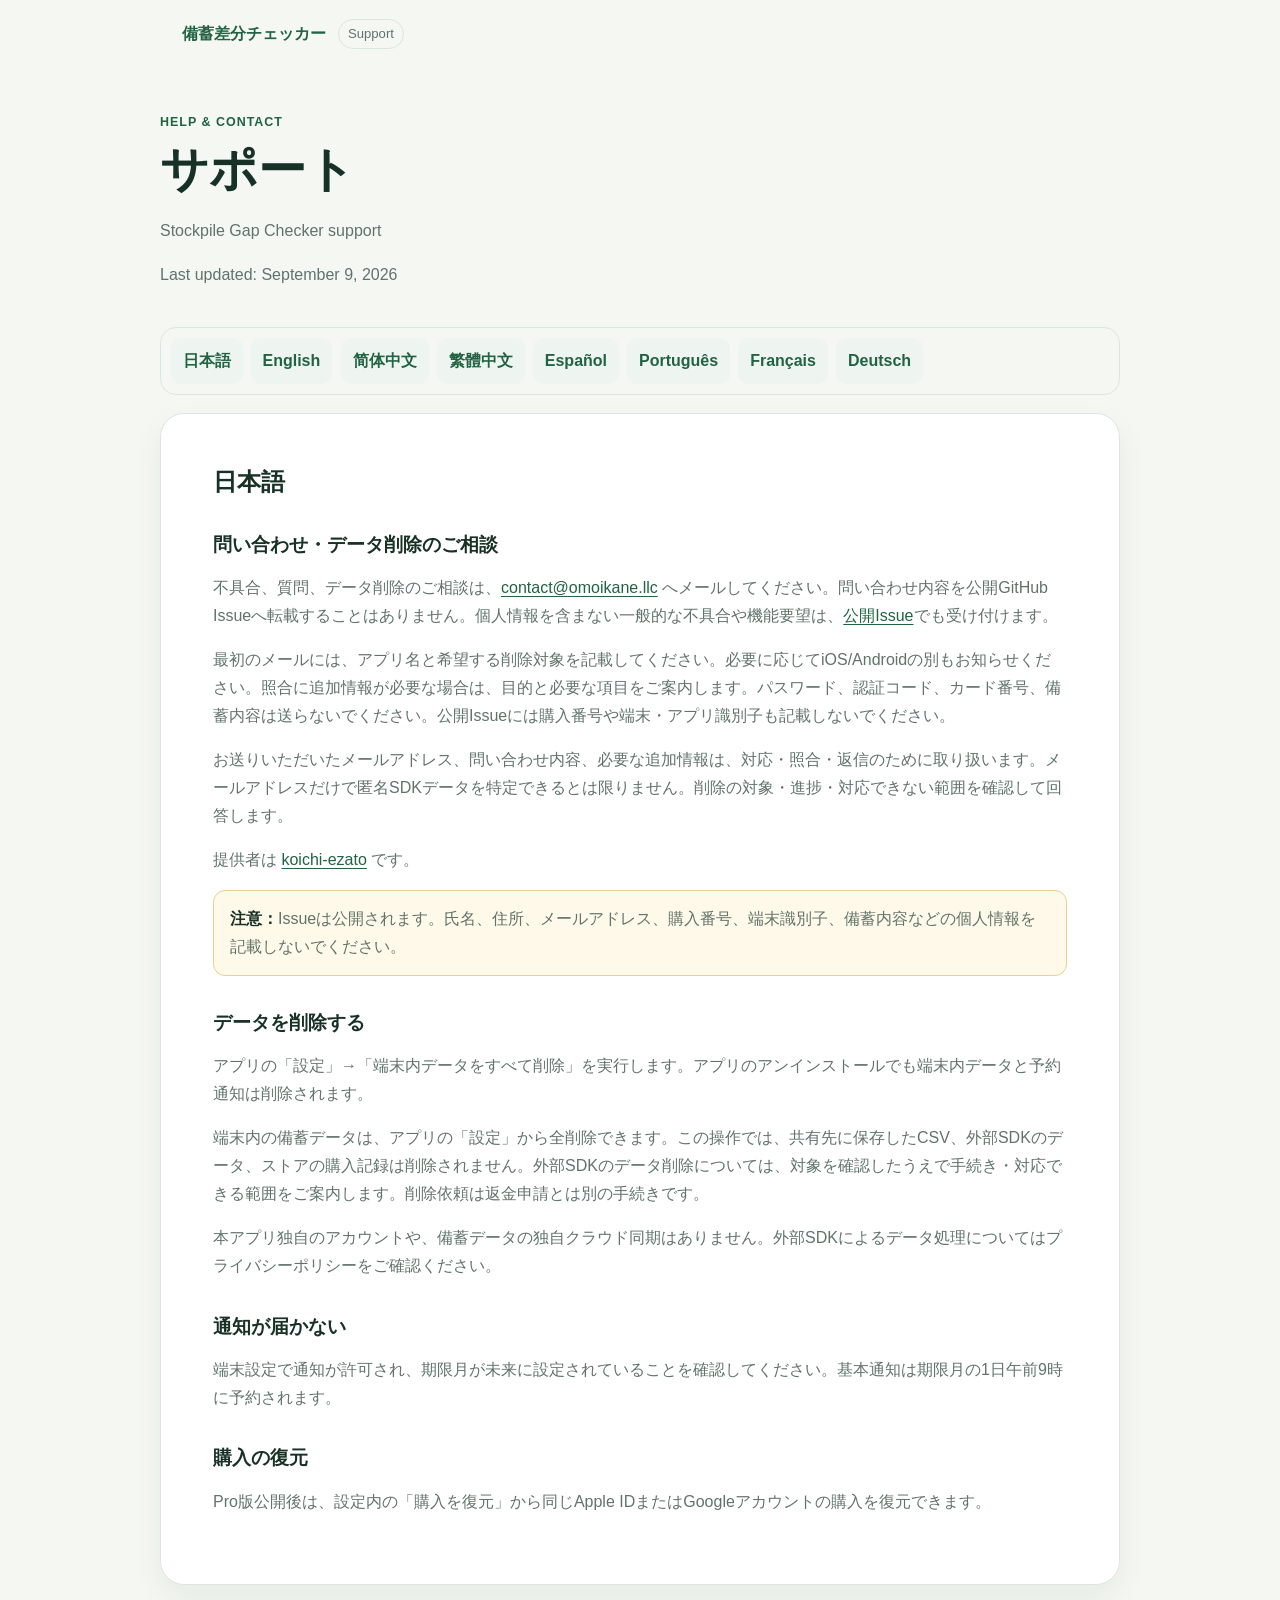
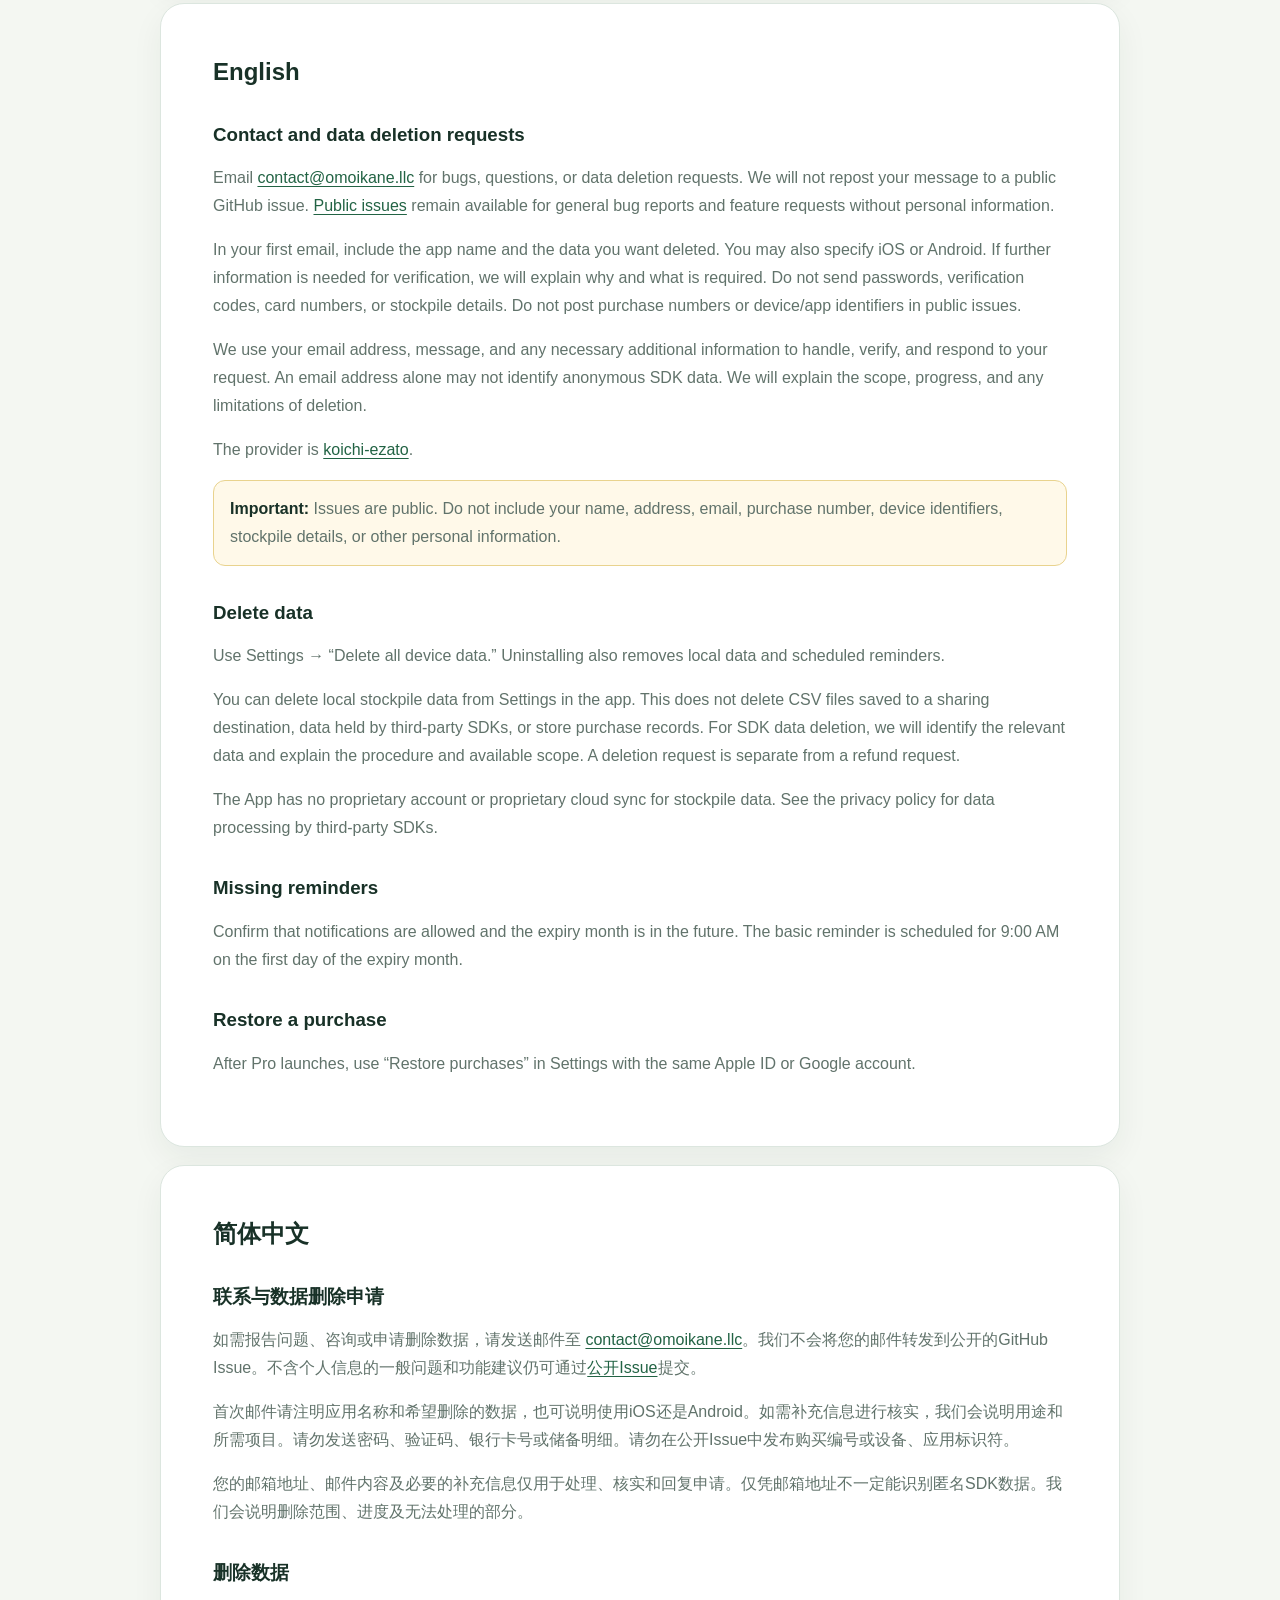
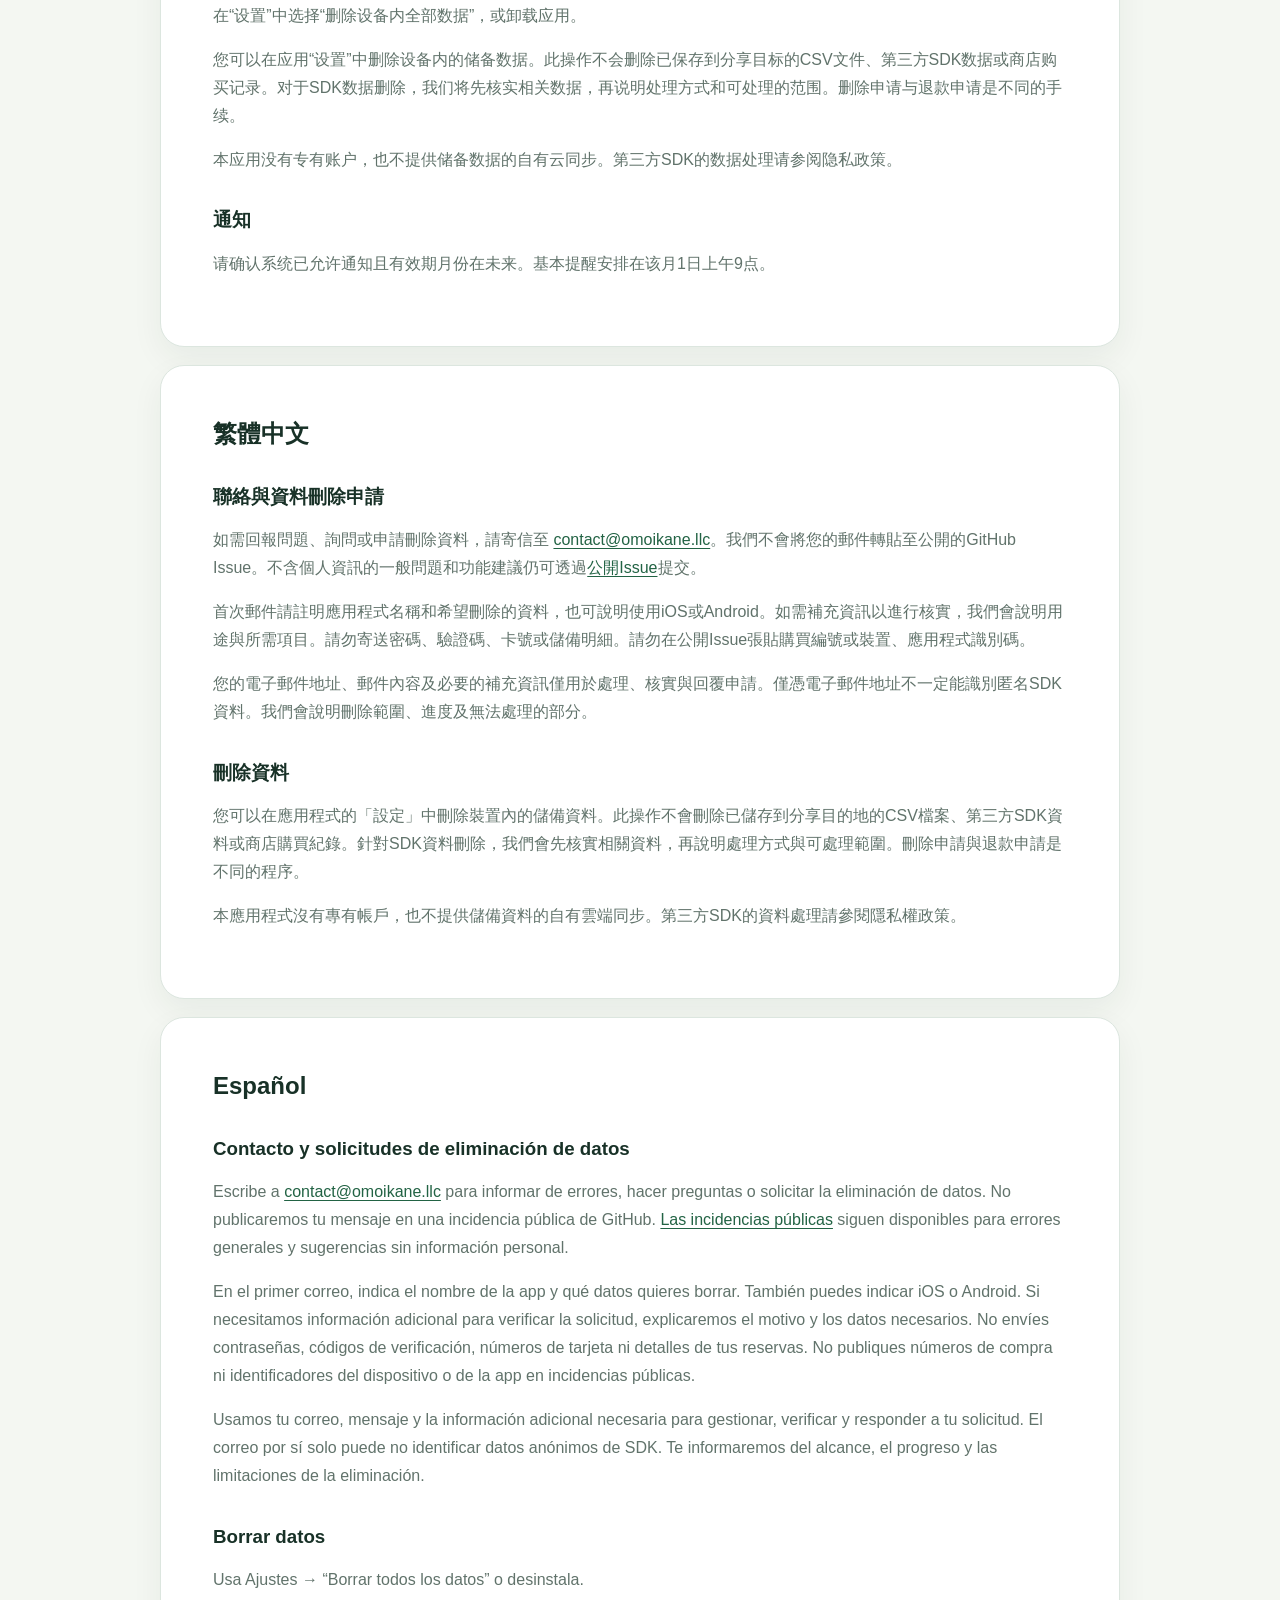
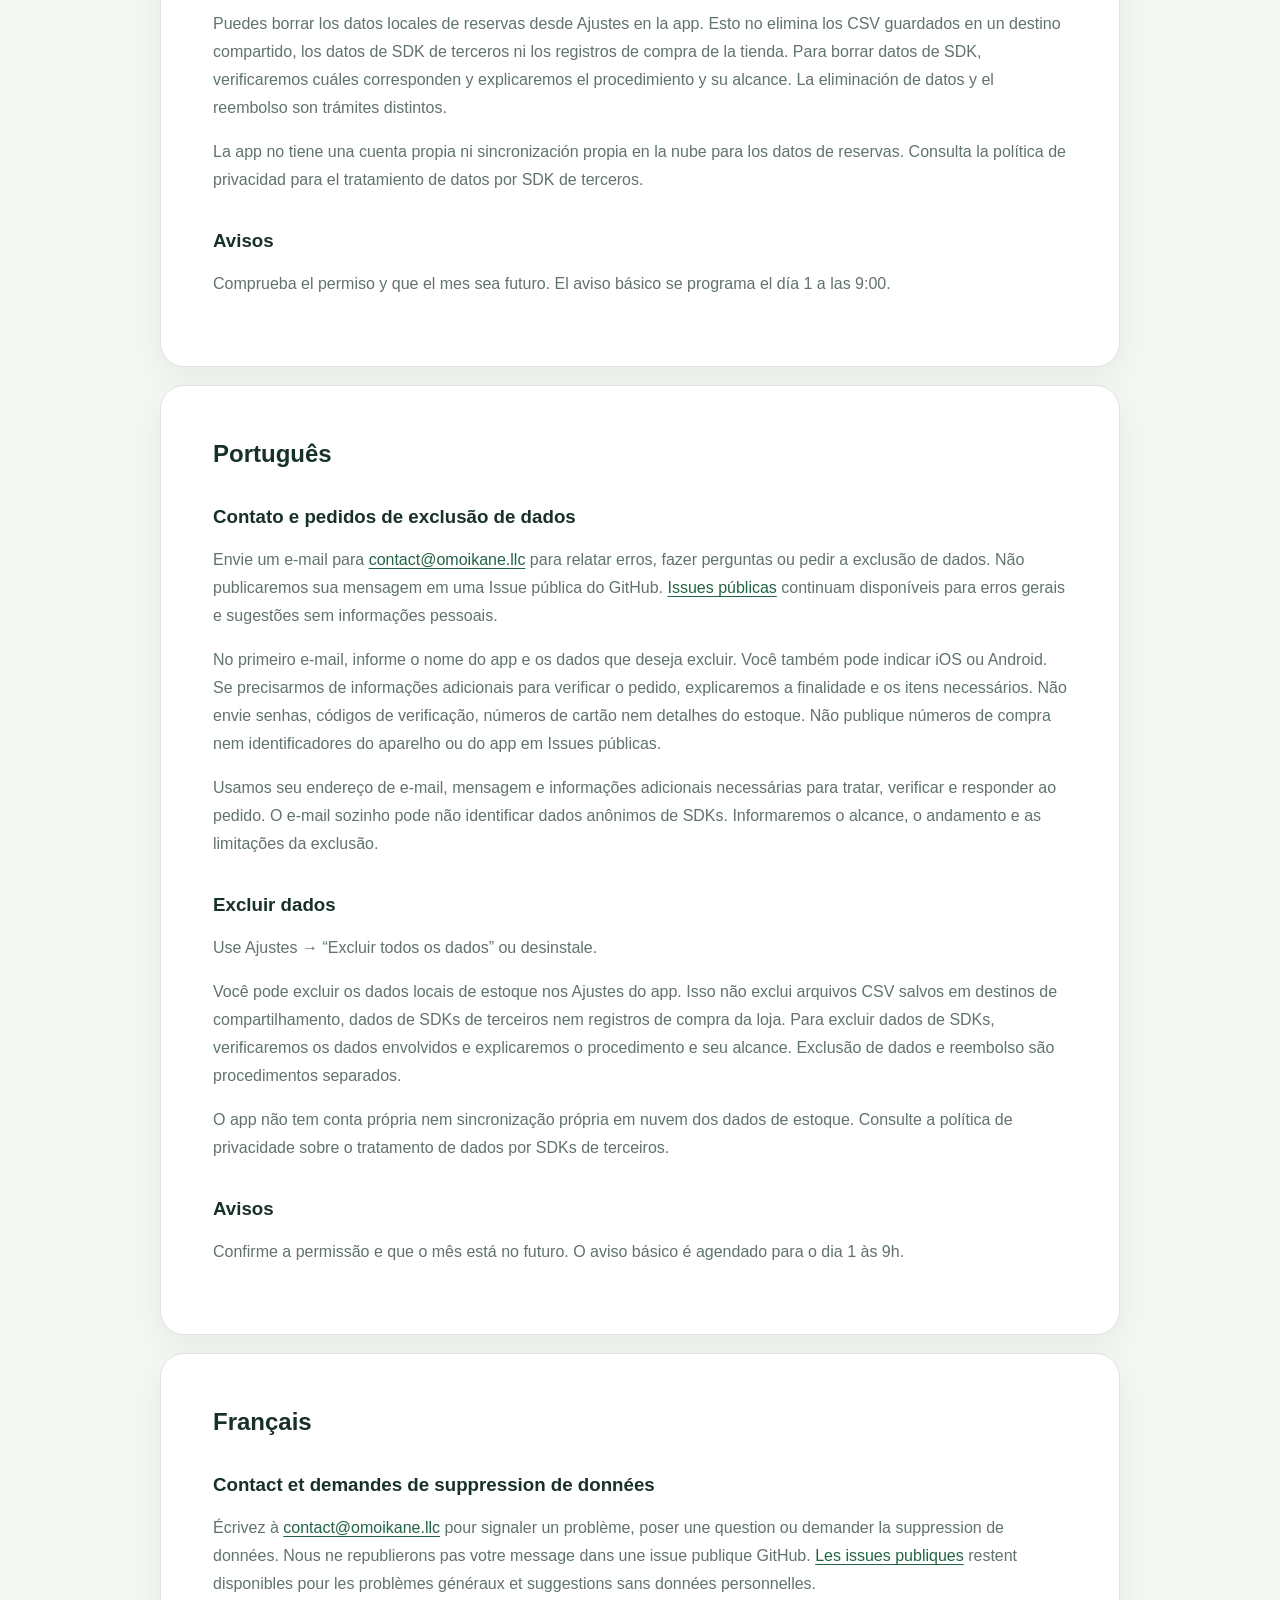
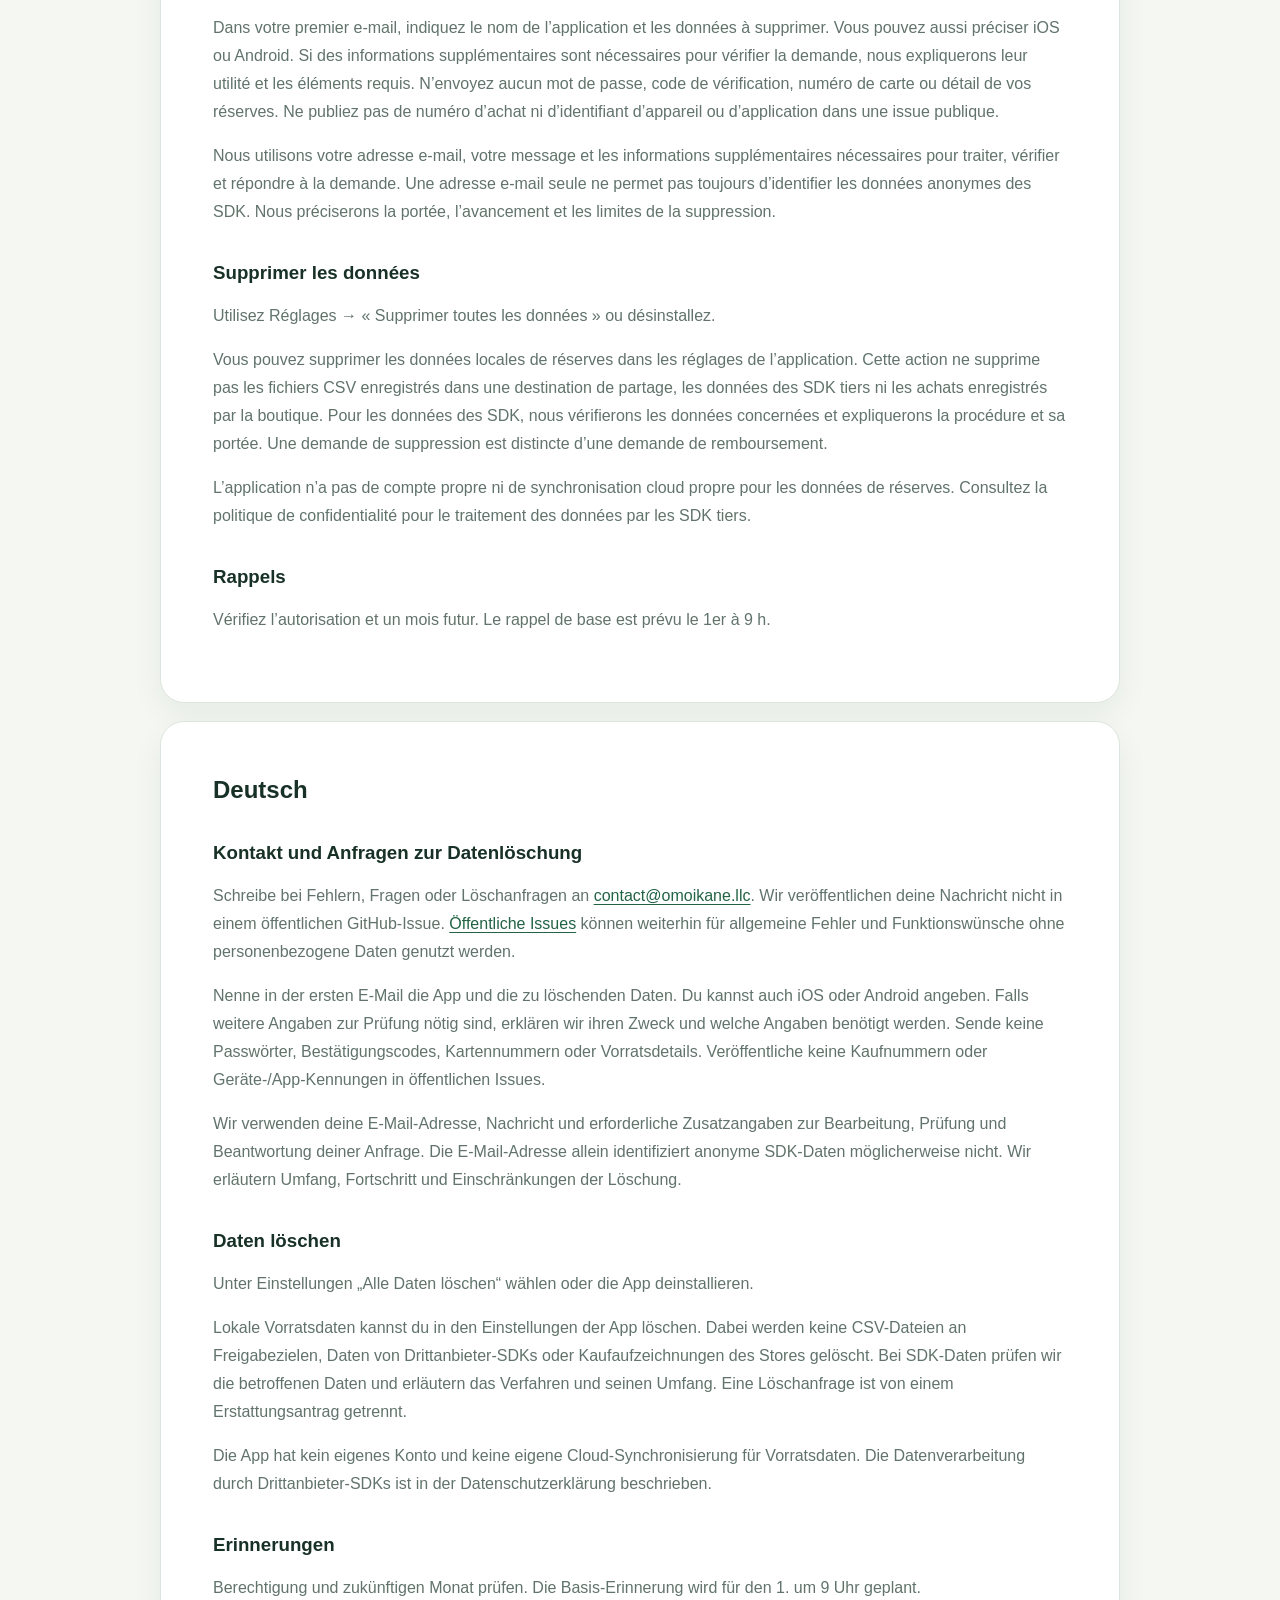
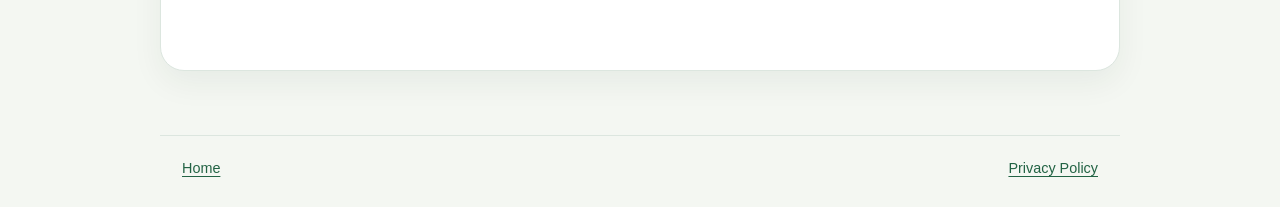
<file: support/index.html>
<!doctype html>
<html lang="ja">
<head>
  <meta charset="utf-8">
  <meta name="viewport" content="width=device-width, initial-scale=1">
  <meta name="description" content="備蓄差分チェッカーのサポート">
  <title>Support | 備蓄差分チェッカー</title>
  <link rel="stylesheet" href="../styles.css">
</head>
<body>
  <header class="site-header"><a class="brand" href="../">備蓄差分チェッカー</a><span class="tag">Support</span></header>
  <main class="content">
    <header class="page-head"><p class="eyebrow">Help & Contact</p><h1>サポート</h1><p>Stockpile Gap Checker support</p><p>Last updated: September 9, 2026</p></header>
    <nav class="language-nav" aria-label="Language"><a href="#ja">日本語</a><a href="#en">English</a><a href="#zh">简体中文</a><a href="#zh-hant">繁體中文</a><a href="#es">Español</a><a href="#pt">Português</a><a href="#fr">Français</a><a href="#de">Deutsch</a></nav>
    <article class="policy" id="ja" lang="ja">
      <h2>日本語</h2>
      <h3>問い合わせ・データ削除のご相談</h3>
      <p>不具合、質問、データ削除のご相談は、<a href="mailto:contact@omoikane.llc">contact@omoikane.llc</a> へメールしてください。問い合わせ内容を公開GitHub Issueへ転載することはありません。個人情報を含まない一般的な不具合や機能要望は、<a href="https://github.com/koichi-ezato/stockpile-diff-checker-support/issues/new/choose">公開Issue</a>でも受け付けます。</p>
      <p>最初のメールには、アプリ名と希望する削除対象を記載してください。必要に応じてiOS/Androidの別もお知らせください。照合に追加情報が必要な場合は、目的と必要な項目をご案内します。パスワード、認証コード、カード番号、備蓄内容は送らないでください。公開Issueには購入番号や端末・アプリ識別子も記載しないでください。</p>
      <p>お送りいただいたメールアドレス、問い合わせ内容、必要な追加情報は、対応・照合・返信のために取り扱います。メールアドレスだけで匿名SDKデータを特定できるとは限りません。削除の対象・進捗・対応できない範囲を確認して回答します。</p>
      <p>提供者は <a href="https://github.com/koichi-ezato">koichi-ezato</a> です。</p>
      <p class="notice"><strong>注意：</strong>Issueは公開されます。氏名、住所、メールアドレス、購入番号、端末識別子、備蓄内容などの個人情報を記載しないでください。</p>
      <h3>データを削除する</h3>
      <p>アプリの「設定」→「端末内データをすべて削除」を実行します。アプリのアンインストールでも端末内データと予約通知は削除されます。</p>
      <p>端末内の備蓄データは、アプリの「設定」から全削除できます。この操作では、共有先に保存したCSV、外部SDKのデータ、ストアの購入記録は削除されません。外部SDKのデータ削除については、対象を確認したうえで手続き・対応できる範囲をご案内します。削除依頼は返金申請とは別の手続きです。</p>
      <p>本アプリ独自のアカウントや、備蓄データの独自クラウド同期はありません。外部SDKによるデータ処理についてはプライバシーポリシーをご確認ください。</p>
      <h3>通知が届かない</h3><p>端末設定で通知が許可され、期限月が未来に設定されていることを確認してください。基本通知は期限月の1日午前9時に予約されます。</p><h3>購入の復元</h3><p>Pro版公開後は、設定内の「購入を復元」から同じApple IDまたはGoogleアカウントの購入を復元できます。</p>
    </article>
    <article class="policy" id="en" lang="en">
      <h2>English</h2>
      <h3>Contact and data deletion requests</h3>
      <p>Email <a href="mailto:contact@omoikane.llc">contact@omoikane.llc</a> for bugs, questions, or data deletion requests. We will not repost your message to a public GitHub issue. <a href="https://github.com/koichi-ezato/stockpile-diff-checker-support/issues/new/choose">Public issues</a> remain available for general bug reports and feature requests without personal information.</p>
      <p>In your first email, include the app name and the data you want deleted. You may also specify iOS or Android. If further information is needed for verification, we will explain why and what is required. Do not send passwords, verification codes, card numbers, or stockpile details. Do not post purchase numbers or device/app identifiers in public issues.</p>
      <p>We use your email address, message, and any necessary additional information to handle, verify, and respond to your request. An email address alone may not identify anonymous SDK data. We will explain the scope, progress, and any limitations of deletion.</p>
      <p>The provider is <a href="https://github.com/koichi-ezato">koichi-ezato</a>.</p>
      <p class="notice"><strong>Important:</strong> Issues are public. Do not include your name, address, email, purchase number, device identifiers, stockpile details, or other personal information.</p>
      <h3>Delete data</h3>
      <p>Use Settings → “Delete all device data.” Uninstalling also removes local data and scheduled reminders.</p>
      <p>You can delete local stockpile data from Settings in the app. This does not delete CSV files saved to a sharing destination, data held by third-party SDKs, or store purchase records. For SDK data deletion, we will identify the relevant data and explain the procedure and available scope. A deletion request is separate from a refund request.</p>
      <p>The App has no proprietary account or proprietary cloud sync for stockpile data. See the privacy policy for data processing by third-party SDKs.</p>
      <h3>Missing reminders</h3><p>Confirm that notifications are allowed and the expiry month is in the future. The basic reminder is scheduled for 9:00 AM on the first day of the expiry month.</p><h3>Restore a purchase</h3><p>After Pro launches, use “Restore purchases” in Settings with the same Apple ID or Google account.</p>
    </article>
    <article class="policy" id="zh" lang="zh-Hans">
      <h2>简体中文</h2>
      <h3>联系与数据删除申请</h3>
      <p>如需报告问题、咨询或申请删除数据，请发送邮件至 <a href="mailto:contact@omoikane.llc">contact@omoikane.llc</a>。我们不会将您的邮件转发到公开的GitHub Issue。不含个人信息的一般问题和功能建议仍可通过<a href="https://github.com/koichi-ezato/stockpile-diff-checker-support/issues/new/choose">公开Issue</a>提交。</p>
      <p>首次邮件请注明应用名称和希望删除的数据，也可说明使用iOS还是Android。如需补充信息进行核实，我们会说明用途和所需项目。请勿发送密码、验证码、银行卡号或储备明细。请勿在公开Issue中发布购买编号或设备、应用标识符。</p>
      <p>您的邮箱地址、邮件内容及必要的补充信息仅用于处理、核实和回复申请。仅凭邮箱地址不一定能识别匿名SDK数据。我们会说明删除范围、进度及无法处理的部分。</p>
      <h3>删除数据</h3>
      <p>在“设置”中选择“删除设备内全部数据”，或卸载应用。</p>
      <p>您可以在应用“设置”中删除设备内的储备数据。此操作不会删除已保存到分享目标的CSV文件、第三方SDK数据或商店购买记录。对于SDK数据删除，我们将先核实相关数据，再说明处理方式和可处理的范围。删除申请与退款申请是不同的手续。</p>
      <p>本应用没有专有账户，也不提供储备数据的自有云同步。第三方SDK的数据处理请参阅隐私政策。</p>
      <h3>通知</h3><p>请确认系统已允许通知且有效期月份在未来。基本提醒安排在该月1日上午9点。</p>
    </article>
    <article class="policy" id="zh-hant" lang="zh-Hant">
      <h2>繁體中文</h2>
      <h3>聯絡與資料刪除申請</h3>
      <p>如需回報問題、詢問或申請刪除資料，請寄信至 <a href="mailto:contact@omoikane.llc">contact@omoikane.llc</a>。我們不會將您的郵件轉貼至公開的GitHub Issue。不含個人資訊的一般問題和功能建議仍可透過<a href="https://github.com/koichi-ezato/stockpile-diff-checker-support/issues/new/choose">公開Issue</a>提交。</p>
      <p>首次郵件請註明應用程式名稱和希望刪除的資料，也可說明使用iOS或Android。如需補充資訊以進行核實，我們會說明用途與所需項目。請勿寄送密碼、驗證碼、卡號或儲備明細。請勿在公開Issue張貼購買編號或裝置、應用程式識別碼。</p>
      <p>您的電子郵件地址、郵件內容及必要的補充資訊僅用於處理、核實與回覆申請。僅憑電子郵件地址不一定能識別匿名SDK資料。我們會說明刪除範圍、進度及無法處理的部分。</p>
      <h3>刪除資料</h3>
      <p>您可以在應用程式的「設定」中刪除裝置內的儲備資料。此操作不會刪除已儲存到分享目的地的CSV檔案、第三方SDK資料或商店購買紀錄。針對SDK資料刪除，我們會先核實相關資料，再說明處理方式與可處理範圍。刪除申請與退款申請是不同的程序。</p>
      <p>本應用程式沒有專有帳戶，也不提供儲備資料的自有雲端同步。第三方SDK的資料處理請參閱隱私權政策。</p>
    </article>
    <article class="policy" id="es" lang="es">
      <h2>Español</h2>
      <h3>Contacto y solicitudes de eliminación de datos</h3>
      <p>Escribe a <a href="mailto:contact@omoikane.llc">contact@omoikane.llc</a> para informar de errores, hacer preguntas o solicitar la eliminación de datos. No publicaremos tu mensaje en una incidencia pública de GitHub. <a href="https://github.com/koichi-ezato/stockpile-diff-checker-support/issues/new/choose">Las incidencias públicas</a> siguen disponibles para errores generales y sugerencias sin información personal.</p>
      <p>En el primer correo, indica el nombre de la app y qué datos quieres borrar. También puedes indicar iOS o Android. Si necesitamos información adicional para verificar la solicitud, explicaremos el motivo y los datos necesarios. No envíes contraseñas, códigos de verificación, números de tarjeta ni detalles de tus reservas. No publiques números de compra ni identificadores del dispositivo o de la app en incidencias públicas.</p>
      <p>Usamos tu correo, mensaje y la información adicional necesaria para gestionar, verificar y responder a tu solicitud. El correo por sí solo puede no identificar datos anónimos de SDK. Te informaremos del alcance, el progreso y las limitaciones de la eliminación.</p>
      <h3>Borrar datos</h3>
      <p>Usa Ajustes → “Borrar todos los datos” o desinstala.</p>
      <p>Puedes borrar los datos locales de reservas desde Ajustes en la app. Esto no elimina los CSV guardados en un destino compartido, los datos de SDK de terceros ni los registros de compra de la tienda. Para borrar datos de SDK, verificaremos cuáles corresponden y explicaremos el procedimiento y su alcance. La eliminación de datos y el reembolso son trámites distintos.</p>
      <p>La app no tiene una cuenta propia ni sincronización propia en la nube para los datos de reservas. Consulta la política de privacidad para el tratamiento de datos por SDK de terceros.</p>
      <h3>Avisos</h3><p>Comprueba el permiso y que el mes sea futuro. El aviso básico se programa el día 1 a las 9:00.</p>
    </article>
    <article class="policy" id="pt" lang="pt-BR">
      <h2>Português</h2>
      <h3>Contato e pedidos de exclusão de dados</h3>
      <p>Envie um e-mail para <a href="mailto:contact@omoikane.llc">contact@omoikane.llc</a> para relatar erros, fazer perguntas ou pedir a exclusão de dados. Não publicaremos sua mensagem em uma Issue pública do GitHub. <a href="https://github.com/koichi-ezato/stockpile-diff-checker-support/issues/new/choose">Issues públicas</a> continuam disponíveis para erros gerais e sugestões sem informações pessoais.</p>
      <p>No primeiro e-mail, informe o nome do app e os dados que deseja excluir. Você também pode indicar iOS ou Android. Se precisarmos de informações adicionais para verificar o pedido, explicaremos a finalidade e os itens necessários. Não envie senhas, códigos de verificação, números de cartão nem detalhes do estoque. Não publique números de compra nem identificadores do aparelho ou do app em Issues públicas.</p>
      <p>Usamos seu endereço de e-mail, mensagem e informações adicionais necessárias para tratar, verificar e responder ao pedido. O e-mail sozinho pode não identificar dados anônimos de SDKs. Informaremos o alcance, o andamento e as limitações da exclusão.</p>
      <h3>Excluir dados</h3>
      <p>Use Ajustes → “Excluir todos os dados” ou desinstale.</p>
      <p>Você pode excluir os dados locais de estoque nos Ajustes do app. Isso não exclui arquivos CSV salvos em destinos de compartilhamento, dados de SDKs de terceiros nem registros de compra da loja. Para excluir dados de SDKs, verificaremos os dados envolvidos e explicaremos o procedimento e seu alcance. Exclusão de dados e reembolso são procedimentos separados.</p>
      <p>O app não tem conta própria nem sincronização própria em nuvem dos dados de estoque. Consulte a política de privacidade sobre o tratamento de dados por SDKs de terceiros.</p>
      <h3>Avisos</h3><p>Confirme a permissão e que o mês está no futuro. O aviso básico é agendado para o dia 1 às 9h.</p>
    </article>
    <article class="policy" id="fr" lang="fr">
      <h2>Français</h2>
      <h3>Contact et demandes de suppression de données</h3>
      <p>Écrivez à <a href="mailto:contact@omoikane.llc">contact@omoikane.llc</a> pour signaler un problème, poser une question ou demander la suppression de données. Nous ne republierons pas votre message dans une issue publique GitHub. <a href="https://github.com/koichi-ezato/stockpile-diff-checker-support/issues/new/choose">Les issues publiques</a> restent disponibles pour les problèmes généraux et suggestions sans données personnelles.</p>
      <p>Dans votre premier e-mail, indiquez le nom de l’application et les données à supprimer. Vous pouvez aussi préciser iOS ou Android. Si des informations supplémentaires sont nécessaires pour vérifier la demande, nous expliquerons leur utilité et les éléments requis. N’envoyez aucun mot de passe, code de vérification, numéro de carte ou détail de vos réserves. Ne publiez pas de numéro d’achat ni d’identifiant d’appareil ou d’application dans une issue publique.</p>
      <p>Nous utilisons votre adresse e-mail, votre message et les informations supplémentaires nécessaires pour traiter, vérifier et répondre à la demande. Une adresse e-mail seule ne permet pas toujours d’identifier les données anonymes des SDK. Nous préciserons la portée, l’avancement et les limites de la suppression.</p>
      <h3>Supprimer les données</h3>
      <p>Utilisez Réglages → « Supprimer toutes les données » ou désinstallez.</p>
      <p>Vous pouvez supprimer les données locales de réserves dans les réglages de l’application. Cette action ne supprime pas les fichiers CSV enregistrés dans une destination de partage, les données des SDK tiers ni les achats enregistrés par la boutique. Pour les données des SDK, nous vérifierons les données concernées et expliquerons la procédure et sa portée. Une demande de suppression est distincte d’une demande de remboursement.</p>
      <p>L’application n’a pas de compte propre ni de synchronisation cloud propre pour les données de réserves. Consultez la politique de confidentialité pour le traitement des données par les SDK tiers.</p>
      <h3>Rappels</h3><p>Vérifiez l’autorisation et un mois futur. Le rappel de base est prévu le 1er à 9 h.</p>
    </article>
    <article class="policy" id="de" lang="de">
      <h2>Deutsch</h2>
      <h3>Kontakt und Anfragen zur Datenlöschung</h3>
      <p>Schreibe bei Fehlern, Fragen oder Löschanfragen an <a href="mailto:contact@omoikane.llc">contact@omoikane.llc</a>. Wir veröffentlichen deine Nachricht nicht in einem öffentlichen GitHub-Issue. <a href="https://github.com/koichi-ezato/stockpile-diff-checker-support/issues/new/choose">Öffentliche Issues</a> können weiterhin für allgemeine Fehler und Funktionswünsche ohne personenbezogene Daten genutzt werden.</p>
      <p>Nenne in der ersten E-Mail die App und die zu löschenden Daten. Du kannst auch iOS oder Android angeben. Falls weitere Angaben zur Prüfung nötig sind, erklären wir ihren Zweck und welche Angaben benötigt werden. Sende keine Passwörter, Bestätigungscodes, Kartennummern oder Vorratsdetails. Veröffentliche keine Kaufnummern oder Geräte-/App-Kennungen in öffentlichen Issues.</p>
      <p>Wir verwenden deine E-Mail-Adresse, Nachricht und erforderliche Zusatzangaben zur Bearbeitung, Prüfung und Beantwortung deiner Anfrage. Die E-Mail-Adresse allein identifiziert anonyme SDK-Daten möglicherweise nicht. Wir erläutern Umfang, Fortschritt und Einschränkungen der Löschung.</p>
      <h3>Daten löschen</h3>
      <p>Unter Einstellungen „Alle Daten löschen“ wählen oder die App deinstallieren.</p>
      <p>Lokale Vorratsdaten kannst du in den Einstellungen der App löschen. Dabei werden keine CSV-Dateien an Freigabezielen, Daten von Drittanbieter-SDKs oder Kaufaufzeichnungen des Stores gelöscht. Bei SDK-Daten prüfen wir die betroffenen Daten und erläutern das Verfahren und seinen Umfang. Eine Löschanfrage ist von einem Erstattungsantrag getrennt.</p>
      <p>Die App hat kein eigenes Konto und keine eigene Cloud-Synchronisierung für Vorratsdaten. Die Datenverarbeitung durch Drittanbieter-SDKs ist in der Datenschutzerklärung beschrieben.</p>
      <h3>Erinnerungen</h3><p>Berechtigung und zukünftigen Monat prüfen. Die Basis-Erinnerung wird für den 1. um 9 Uhr geplant.</p>
    </article>
  </main>
  <footer><a href="../">Home</a><a href="../privacy/">Privacy Policy</a></footer>
</body>
</html>
</file>
<file: styles.css>
:root { color-scheme: light; --bg:#f4f7f2; --surface:#fff; --text:#183127; --muted:#61736b; --primary:#226344; --primary-dark:#174b33; --border:#dce6df; --accent:#f2c45d; --danger:#9b3434; }
* { box-sizing:border-box; }
html { scroll-behavior:smooth; }
body { margin:0; font-family:-apple-system,BlinkMacSystemFont,"Segoe UI","Noto Sans JP",sans-serif; color:var(--text); background:var(--bg); line-height:1.75; }
a { color:var(--primary); text-underline-offset:3px; }
.site-header { min-height:68px; display:flex; align-items:center; gap:12px; max-width:960px; margin:auto; padding:0 22px; }
.brand { color:var(--primary); font-weight:900; text-decoration:none; }
.tag { color:var(--muted); font-size:.82rem; padding:3px 9px; border:1px solid var(--border); border-radius:999px; }
.hero,.content { width:min(960px,calc(100% - 32px)); margin:22px auto 64px; display:grid; gap:18px; }
.hero-card,.card,.policy { background:var(--surface); border:1px solid var(--border); border-radius:24px; padding:clamp(22px,5vw,52px); box-shadow:0 12px 32px rgba(23,58,41,.06); }
.hero-card { background:linear-gradient(145deg,#fff 45%,#e8f2eb); }
.eyebrow { margin:0 0 6px; color:var(--primary); font-weight:900; letter-spacing:.08em; text-transform:uppercase; font-size:.78rem; }
h1 { margin:.1em 0 .35em; line-height:1.25; font-size:clamp(2rem,6vw,3.5rem); }
h2 { margin:0 0 .65em; line-height:1.35; }
h3 { margin:1.8em 0 .35em; line-height:1.4; }
p,li { color:var(--muted); }
strong { color:var(--text); }
.actions { display:flex; flex-wrap:wrap; gap:12px; margin-top:26px; }
.button { display:inline-flex; min-height:48px; align-items:center; justify-content:center; padding:8px 18px; border:1px solid var(--primary); border-radius:14px; font-weight:800; text-decoration:none; }
.button.primary { color:#fff; background:var(--primary); }
.button:hover { transform:translateY(-1px); }
.language-grid { display:grid; grid-template-columns:repeat(auto-fit,minmax(160px,1fr)); gap:10px; }
.language-grid a,.language-nav a { padding:9px 12px; background:#eef5f0; border-radius:10px; text-decoration:none; font-weight:700; }
.page-head { padding:22px 0 4px; }
.page-head h1 { font-size:clamp(1.9rem,5vw,3rem); }
.language-nav { display:flex; flex-wrap:wrap; gap:8px; position:sticky; top:8px; z-index:2; padding:10px; background:rgba(244,247,242,.94); border:1px solid var(--border); border-radius:16px; backdrop-filter:blur(12px); }
.policy { scroll-margin-top:92px; }
.policy .meta { padding:10px 14px; border-left:4px solid var(--accent); background:#fff9e9; border-radius:8px; }
.notice { padding:14px 16px; border:1px solid #e9d38e; background:#fff9e9; border-radius:12px; }
.warning { color:var(--danger); }
code { background:#eef2ef; border-radius:5px; padding:2px 5px; }
footer { min-height:72px; max-width:960px; margin:auto; padding:20px 22px; border-top:1px solid var(--border); display:flex; justify-content:space-between; gap:16px; color:var(--muted); font-size:.9rem; }
@media (max-width:560px) { .hero,.content { width:min(100% - 20px,960px); margin-top:10px; } .hero-card,.card,.policy { border-radius:18px; padding:20px; } .language-nav { position:static; } footer { flex-direction:column; } }
@media (prefers-reduced-motion:reduce) { html { scroll-behavior:auto; } .button:hover { transform:none; } }
</file>
